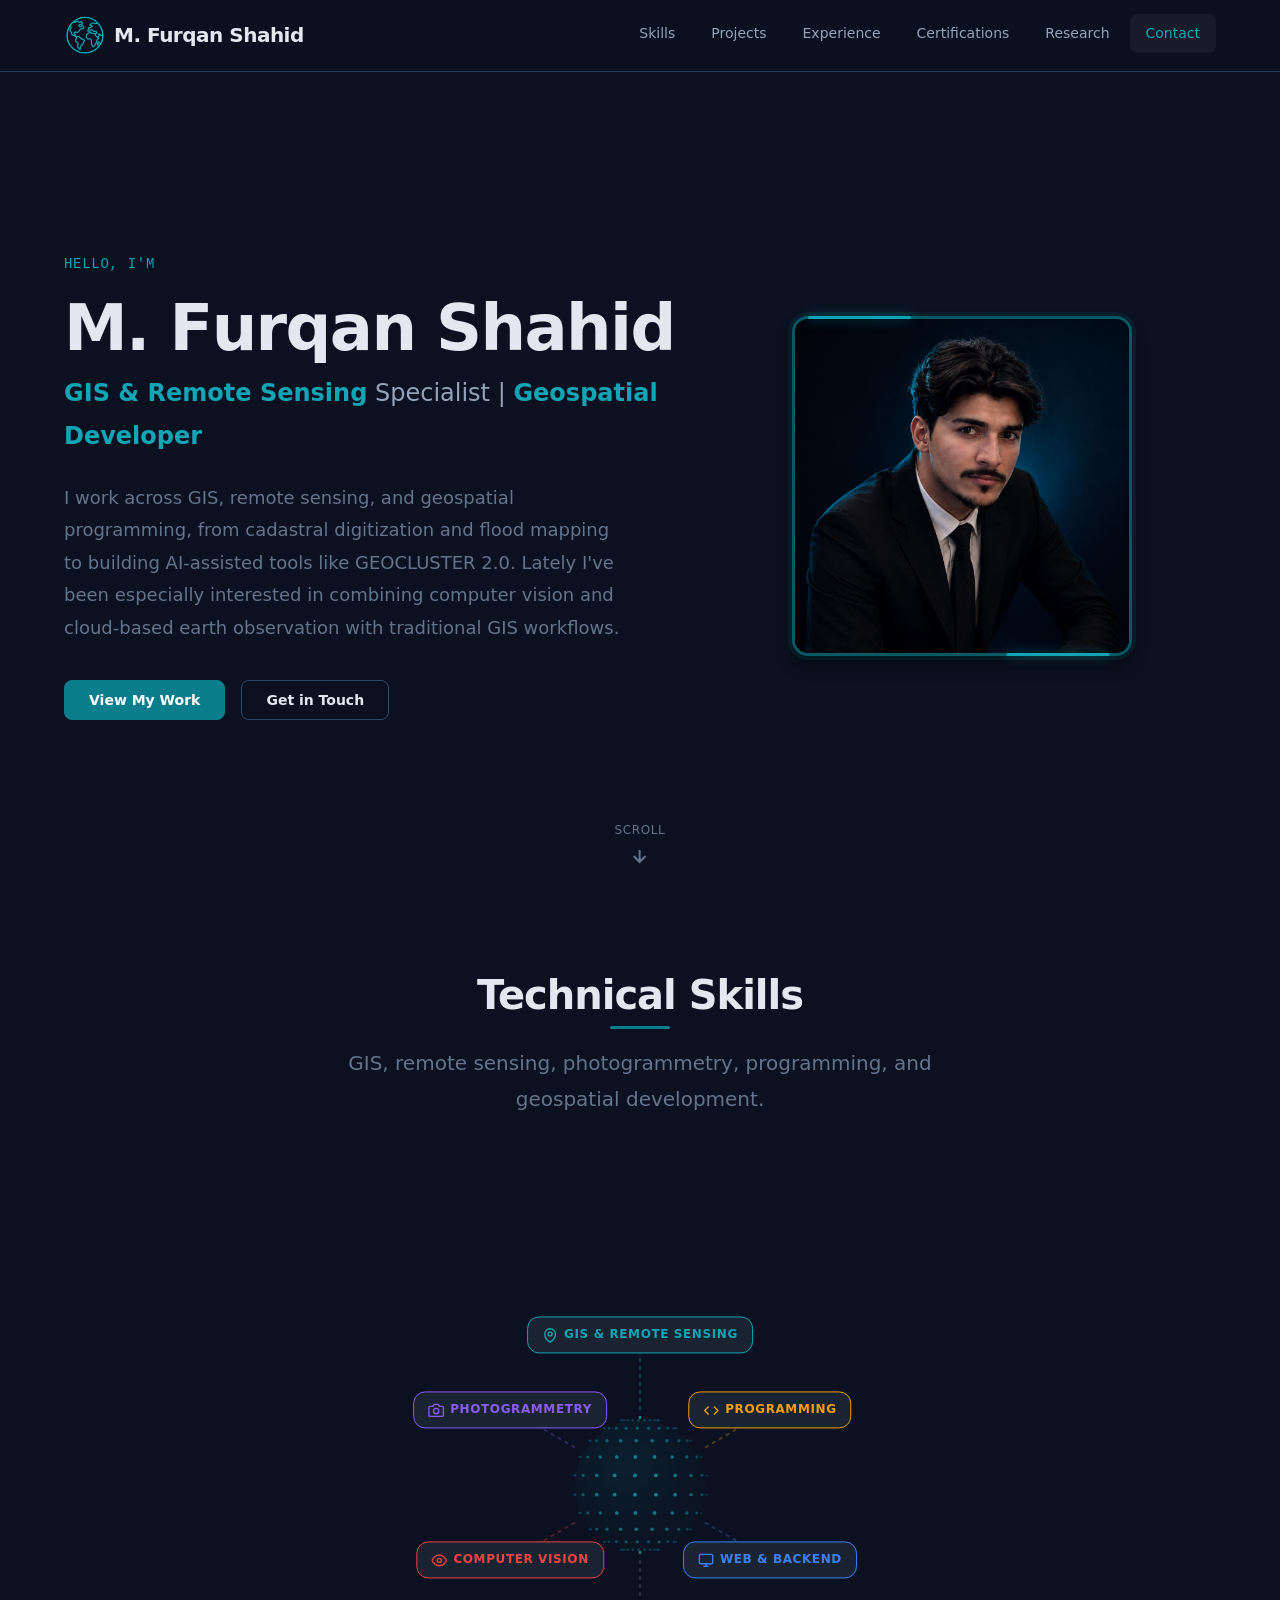
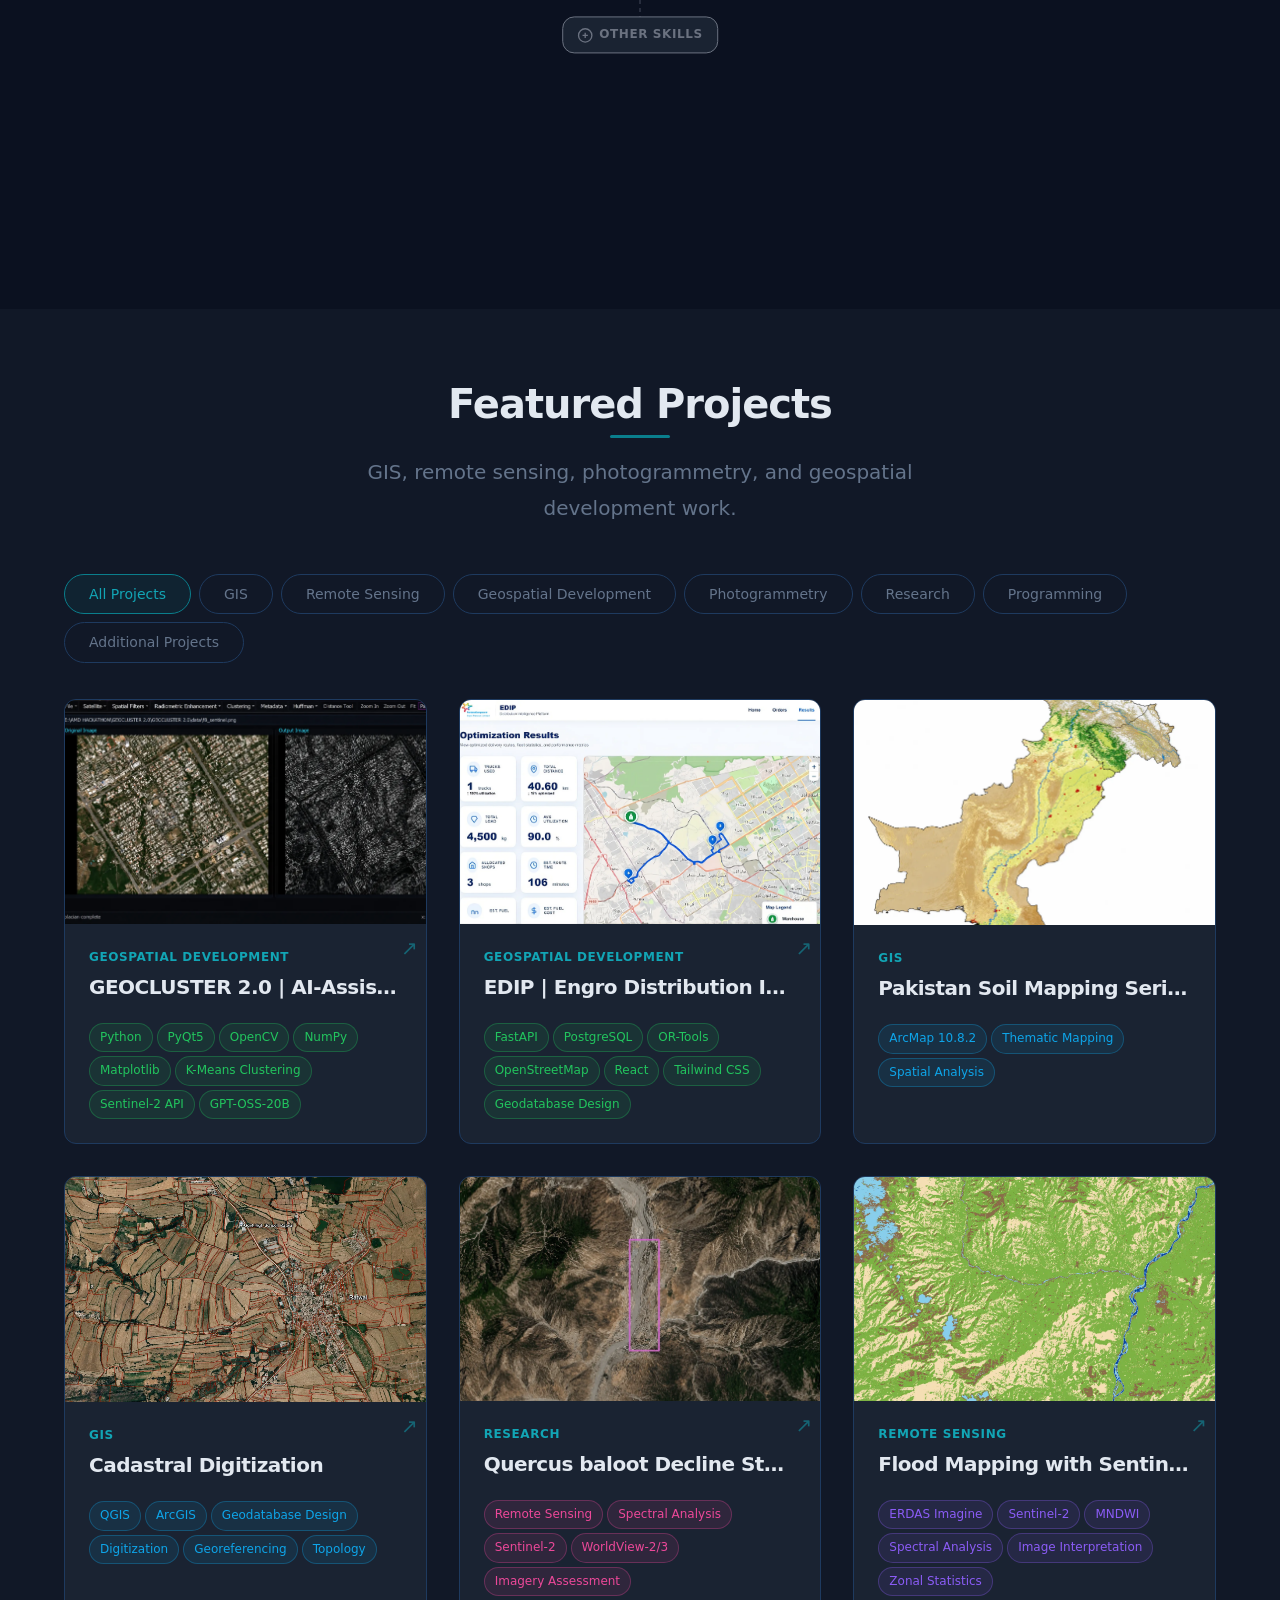
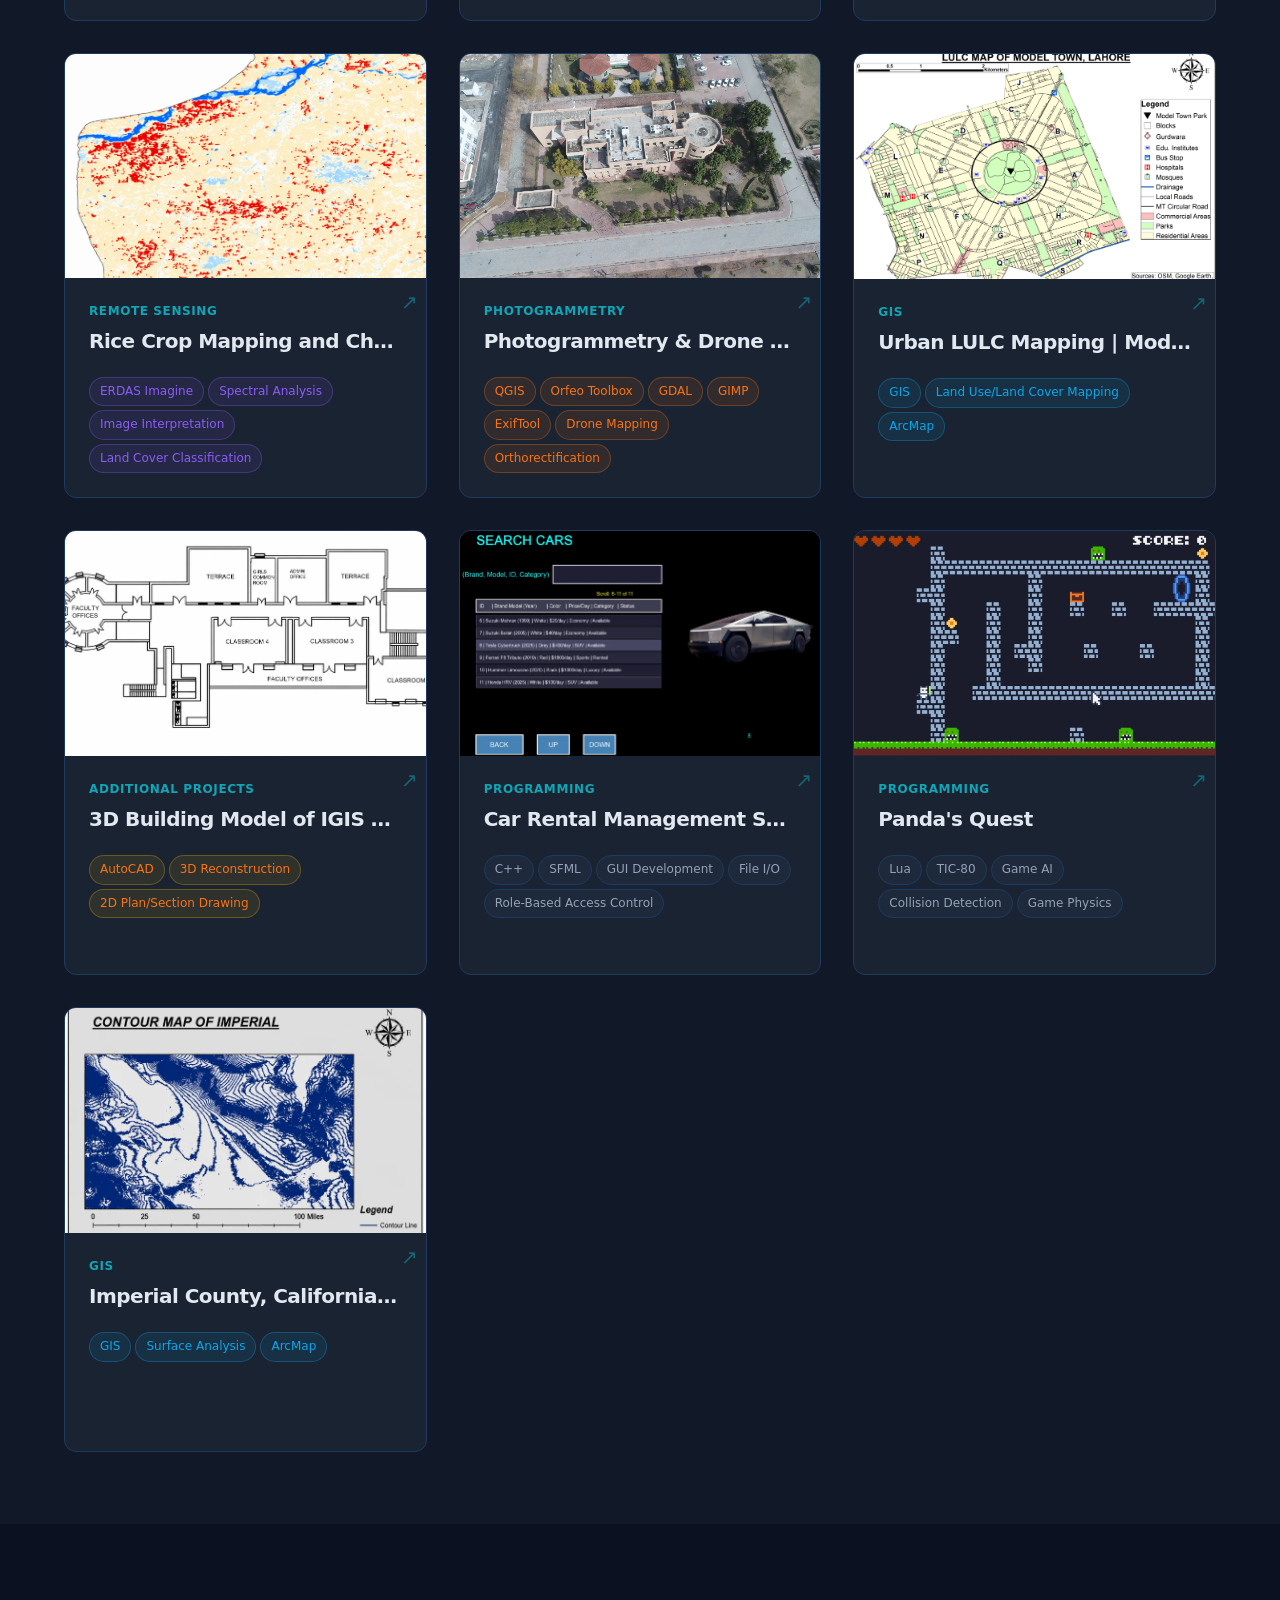
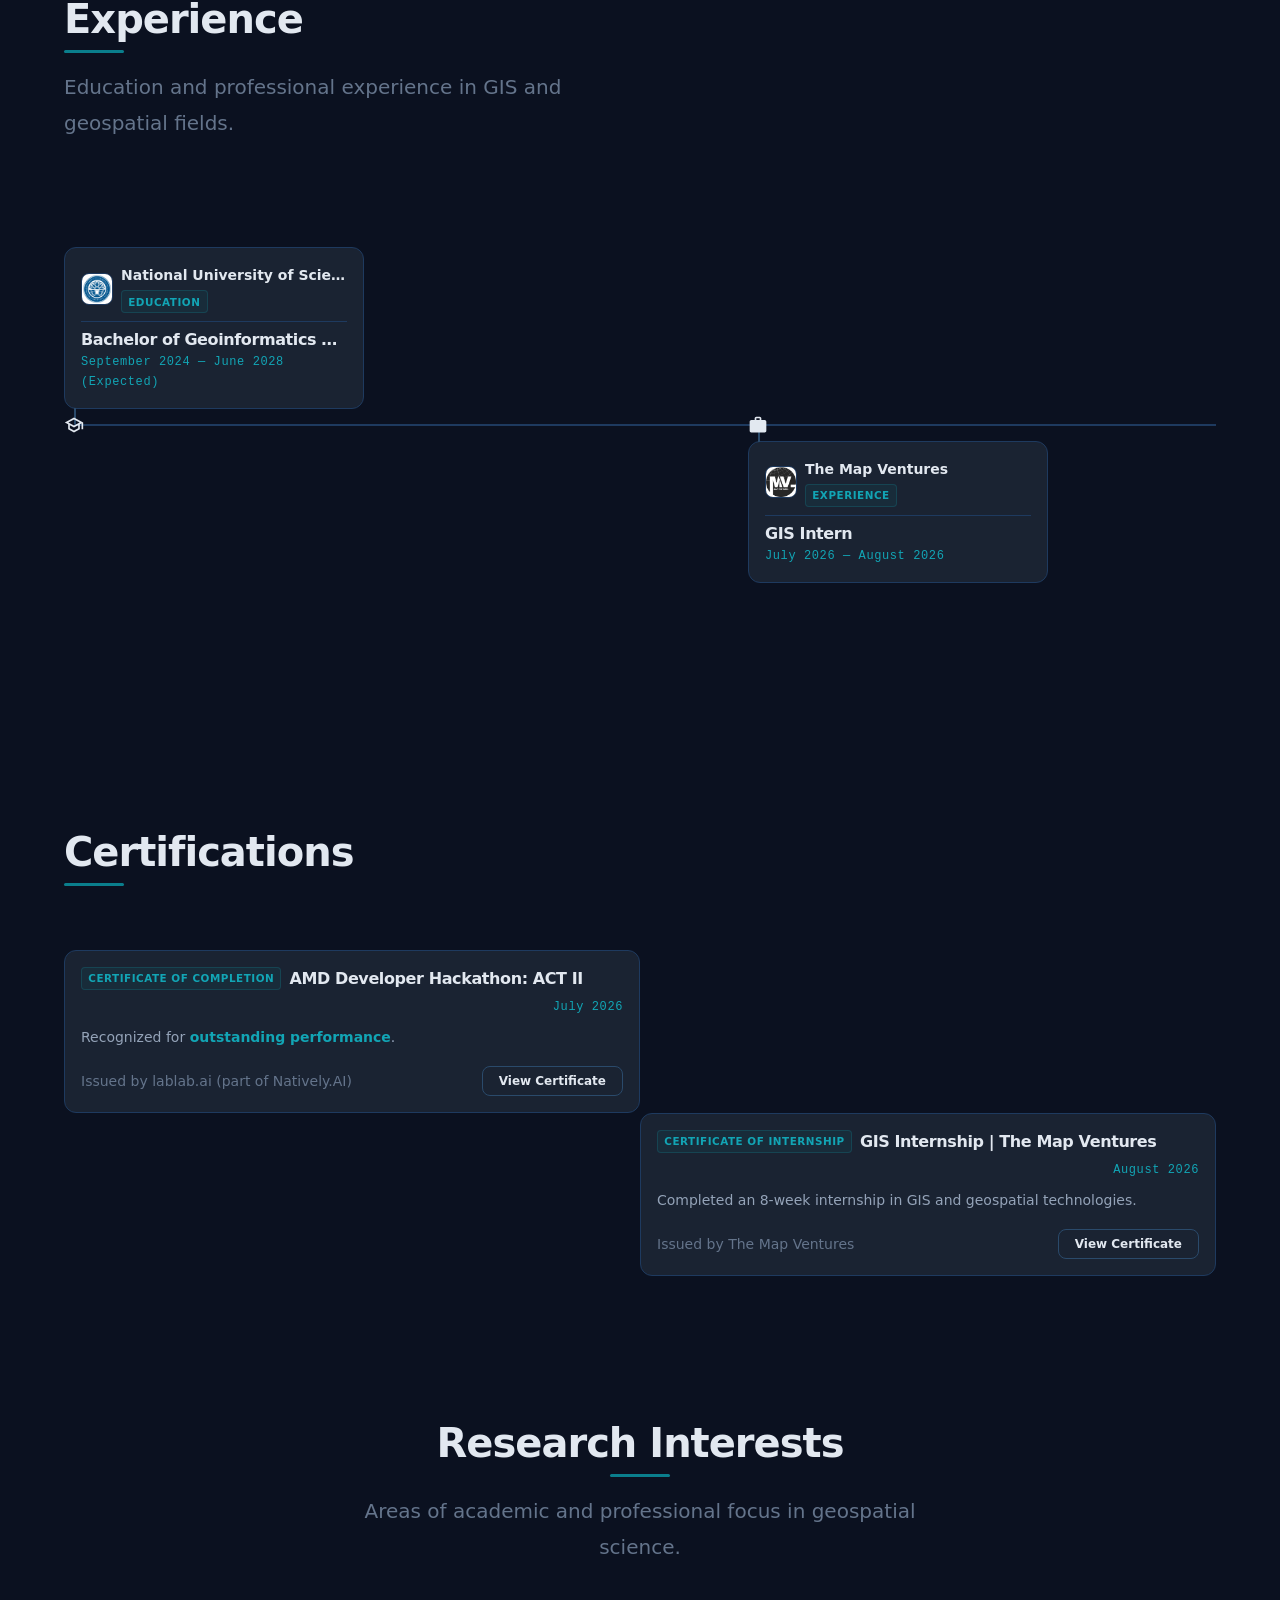
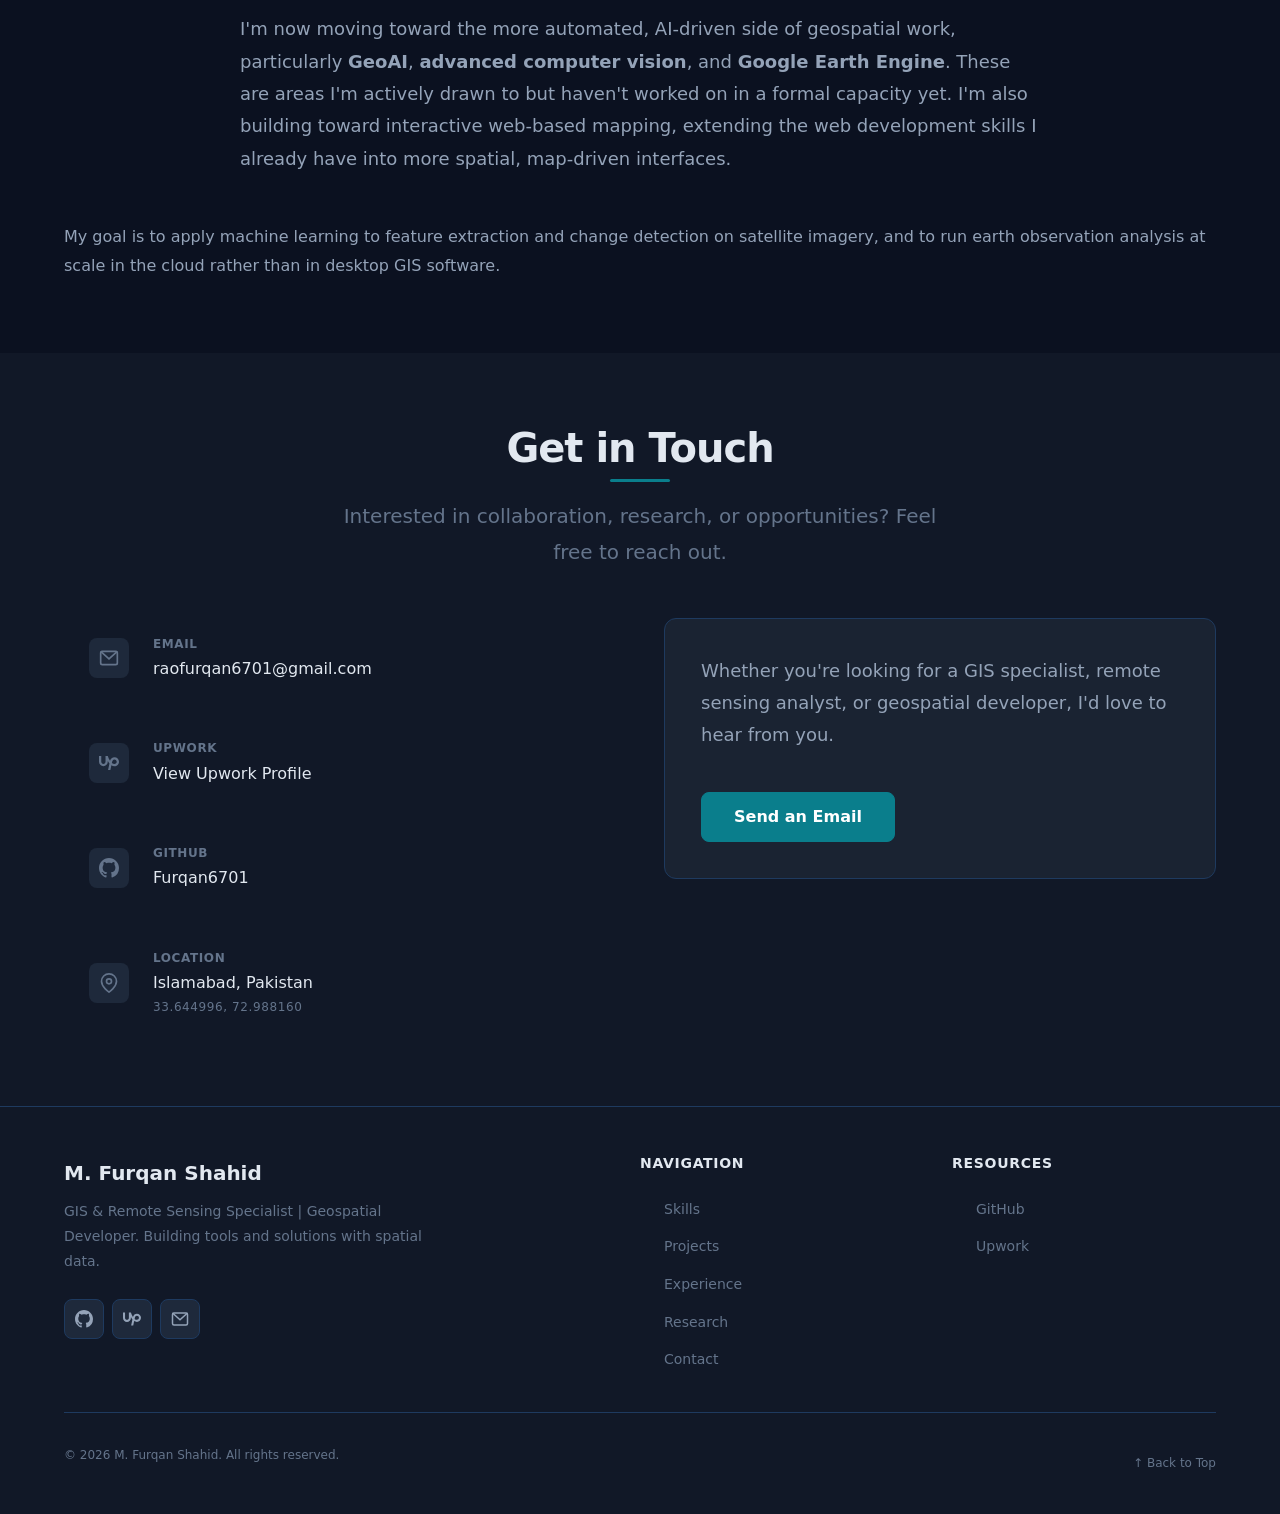
<file: index.html>
<!DOCTYPE html>
<html lang="en">
<head>
    <meta charset="UTF-8">
    <meta name="viewport" content="width=device-width, initial-scale=1.0">
    <meta http-equiv="Content-Security-Policy" content="default-src 'none'; script-src 'self'; style-src 'self' 'unsafe-inline'; img-src 'self' data:; font-src 'self'; connect-src 'self'; base-uri 'self'; form-action 'self'">
    <meta name="description" content="M. Furqan Shahid — GIS & Remote Sensing Specialist | Geospatial Developer. Portfolio showcasing geospatial projects, remote sensing research, and spatial programming.">
    <meta name="keywords" content="GIS, Remote Sensing, Geospatial, Developer, Portfolio, Satellite Imagery, Spatial Analysis, Python, JavaScript, QGIS, ArcGIS">
    <meta name="author" content="M. Furqan Shahid">

    <!-- Open Graph -->
    <meta property="og:title" content="M. Furqan Shahid — GIS & Remote Sensing Specialist">
    <meta property="og:description" content="Portfolio of a GIS & Remote Sensing Specialist and Geospatial Developer.">
    <meta property="og:type" content="website">
    <meta property="og:url" content="https://Furqan6701.github.io/">

    <title>M. Furqan Shahid | GIS & Remote Sensing Specialist</title>

    <!-- Favicon -->
    <link rel="icon" type="image/png" sizes="32x32" href="assets/images/icons/myicon.png">

    <!-- CSS: Foundation (order matters) -->
    <link rel="stylesheet" href="css/variables.css">
    <link rel="stylesheet" href="css/reset.css">
    <link rel="stylesheet" href="css/typography.css">
    <link rel="stylesheet" href="css/layout.css">
    <link rel="stylesheet" href="css/main.css">

    <!-- CSS: Components -->
    <link rel="stylesheet" href="css/components/navbar.css">
    <link rel="stylesheet" href="css/components/hero.css">
    <link rel="stylesheet" href="css/components/buttons.css">
    <link rel="stylesheet" href="css/components/cards.css">
    <link rel="stylesheet" href="css/components/sections.css">
    <link rel="stylesheet" href="css/components/skills.css">
    <link rel="stylesheet" href="css/components/popout.css">
    <link rel="stylesheet" href="css/components/projects.css">
    <link rel="stylesheet" href="css/components/experience.css">
    <link rel="stylesheet" href="css/components/certifications.css">
    <link rel="stylesheet" href="css/components/research.css">
    <link rel="stylesheet" href="css/components/contact.css">
    <link rel="stylesheet" href="css/components/footer.css">

    <!-- CSS: Responsive (last to override) -->
    <link rel="stylesheet" href="css/responsive.css">
</head>
<body>
    <!-- Navigation — injected by js/components/navbar.js -->
    <header id="navbar-container" role="banner"></header>

    <main id="main-content" role="main">
        <!-- Hero Section — injected by js/components/hero.js -->
        <div id="hero-container"></div>

        <!-- Skills Section — injected by js/components/skills.js -->
        <div id="skills-container"></div>

        <!-- Projects Section — injected by js/components/projects.js -->
        <div id="projects-container"></div>

        <!-- Experience Section — injected by js/components/experience.js -->
        <div id="experience-container"></div>

        <!-- Certifications Section — injected by js/components/certifications.js -->
        <div id="certifications-container"></div>

        <!-- Research Interests Section — injected by js/components/research.js -->
        <div id="research-container"></div>

        <!-- Contact Section — injected by js/components/contact.js -->
        <div id="contact-container"></div>
    </main>

    <!-- Footer — injected by js/components/footer.js -->
    <footer id="footer-container" role="contentinfo"></footer>

    <!-- JavaScript: Entry point (ES6 module) -->
    <script type="module" src="js/main.js"></script>
</body>
</html>
</file>
<file: css/variables.css>
/**
 * CSS Custom Properties (Design Tokens)
 *
 * Centralized configuration for colors, spacing, typography, breakpoints, etc.
 * All visual decisions flow through these variables.
 *
 * Modify this file to change the site's visual identity.
 */

:root {
    /* ── Color Palette ── */
    /* Primary: Deep teal — technical, professional, geospatial feel */
    --color-primary: #0a7e8c;
    --color-primary-light: #12a5b5;
    --color-primary-dark: #065a64;

    /* Secondary: Accent for highlights and interactive elements */
    --color-secondary: #2563eb;
    --color-secondary-light: #3b82f6;
    --color-secondary-dark: #1d4ed8;

    /* Neutral tones */
    --color-bg: #0b1120;
    --color-bg-alt: #111827;
    --color-bg-card: #1a2332;
    --color-bg-card-hover: #1f2b3d;

    --color-surface: #1e293b;
    --color-surface-alt: #253347;

    --color-text-primary: #e2e8f0;
    --color-text-secondary: #94a3b8;
    --color-text-muted: #64748b;

    /* Borders and dividers */
    --color-border: #1e3a5f;
    --color-border-light: #2a4a6b;

    /* Status / category colors */
    --color-success: #22c55e;
    --color-warning: #eab308;
    --color-error: #ef4444;

    /* Category accent colors for project filters */
    --color-gis: #0ea5e9;
    --color-remote-sensing: #8b5cf6;
    --color-photogrammetry: #f97316;
    --color-development: #22c55e;
    --color-research: #ec4899;

    /* ── Typography ── */
    --font-primary: 'Inter', 'Segoe UI', system-ui, -apple-system, sans-serif;
    --font-mono: 'JetBrains Mono', 'Fira Code', 'Consolas', monospace;

    --font-size-xs: 0.75rem;    /* 12px */
    --font-size-sm: 0.875rem;   /* 14px */
    --font-size-base: 1rem;     /* 16px */
    --font-size-md: 1.125rem;   /* 18px */
    --font-size-lg: 1.25rem;    /* 20px */
    --font-size-xl: 1.5rem;     /* 24px */
    --font-size-2xl: 2rem;      /* 32px */
    --font-size-3xl: 2.5rem;    /* 40px */
    --font-size-4xl: 3rem;      /* 48px */

    --font-weight-normal: 400;
    --font-weight-medium: 500;
    --font-weight-semibold: 600;
    --font-weight-bold: 700;

    --line-height-tight: 1.2;
    --line-height-normal: 1.6;
    --line-height-relaxed: 1.8;

    --letter-spacing-tight: -0.025em;
    --letter-spacing-normal: 0;
    --letter-spacing-wide: 0.05em;

    /* ── Spacing Scale ── */
    --space-xs: 0.25rem;    /* 4px */
    --space-sm: 0.5rem;     /* 8px */
    --space-md: 1rem;       /* 16px */
    --space-lg: 1.5rem;     /* 24px */
    --space-xl: 2rem;       /* 32px */
    --space-2xl: 2.25rem;   /* 36px */
    --space-3xl: 3rem;      /* 48px */
    --space-4xl: 4.5rem;    /* 72px */
    --space-5xl: 6rem;      /* 96px */

    /* ── Layout ── */
    --container-max-width: 1200px;
    --container-narrow: 800px;
    --container-wide: 1400px;

    --navbar-height: 72px;
    --section-padding: var(--space-4xl);

    /* ── Borders & Radius ── */
    --radius-sm: 4px;
    --radius-md: 8px;
    --radius-lg: 12px;
    --radius-xl: 16px;
    --radius-full: 9999px;

    /* ── Shadows ── */
    --shadow-sm: 0 1px 2px rgba(0, 0, 0, 0.3);
    --shadow-md: 0 4px 6px rgba(0, 0, 0, 0.3);
    --shadow-lg: 0 10px 15px rgba(0, 0, 0, 0.4);
    --shadow-xl: 0 20px 25px rgba(0, 0, 0, 0.5);
    --shadow-glow: 0 0 20px rgba(10, 126, 140, 0.15);

    /* ── Transitions ── */
    --transition-fast: 150ms ease;
    --transition-base: 250ms ease;
    --transition-slow: 400ms ease;

    /* ── Breakpoints (for reference — use in @media) ── */
    /* --breakpoint-sm: 640px;   */
    /* --breakpoint-md: 768px;   */
    /* --breakpoint-lg: 1024px;  */
    /* --breakpoint-xl: 1280px;  */
    /* --breakpoint-2xl: 1536px; */
}
</file>
<file: css/typography.css>
/**
 * Typography
 *
 * Base typographic styles using CSS custom properties from variables.css.
 * Sets defaults for body text, headings, links, code, and utility text classes.
 */

/* ── Body ── */
body {
    font-family: var(--font-primary);
    font-size: var(--font-size-base);
    font-weight: var(--font-weight-normal);
    color: var(--color-text-primary);
    background-color: var(--color-bg);
}

/* ── Headings ── */
h1, h2, h3, h4, h5, h6 {
    color: var(--color-text-primary);
    font-weight: var(--font-weight-bold);
    letter-spacing: var(--letter-spacing-tight);
}

h1 {
    font-size: var(--font-size-4xl);
    line-height: 1.1;
}

h2 {
    font-size: var(--font-size-3xl);
    line-height: 1.15;
}

h3 {
    font-size: var(--font-size-2xl);
    line-height: 1.2;
}

h4 {
    font-size: var(--font-size-xl);
    line-height: var(--line-height-tight);
}

h5 {
    font-size: var(--font-size-lg);
}

h6 {
    font-size: var(--font-size-md);
}

/* ── Paragraphs ── */
p {
    color: var(--color-text-secondary);
    line-height: var(--line-height-relaxed);
    margin-bottom: var(--space-md);
}

p:last-child {
    margin-bottom: 0;
}

/* ── Links ── */
a {
    transition: color var(--transition-fast);
}

a:hover {
    color: var(--color-primary-light);
}

/* ── Lists ── */
ul, ol {
    padding-left: var(--space-lg);
}

li {
    color: var(--color-text-secondary);
    line-height: var(--line-height-normal);
    margin-bottom: var(--space-xs);
}

/* ── Inline Code ── */
code {
    font-family: var(--font-mono);
    font-size: 0.9em;
    background: var(--color-surface);
    padding: 0.15em 0.4em;
    border-radius: var(--radius-sm);
    color: var(--color-primary-light);
}

/* ── Section Titles ── */
.section-title {
    font-size: var(--font-size-3xl);
    font-weight: var(--font-weight-bold);
    margin-bottom: var(--space-md);
    position: relative;
    display: inline-block;
}

.section-title::after {
    content: '';
    display: block;
    width: 60px;
    height: 3px;
    background: var(--color-primary);
    margin-top: var(--space-sm);
    border-radius: var(--radius-full);
}

.section-subtitle {
    font-size: var(--font-size-lg);
    color: var(--color-text-muted);
    font-weight: var(--font-weight-normal);
    margin-bottom: var(--space-3xl);
    max-width: 600px;
}

/* ── Utility Text Classes ── */
.text-muted {
    color: var(--color-text-muted);
}

.text-secondary {
    color: var(--color-text-secondary);
}

.text-primary {
    color: var(--color-primary-light);
}

.text-mono {
    font-family: var(--font-mono);
}

.text-sm {
    font-size: var(--font-size-sm);
}

.text-xs {
    font-size: var(--font-size-xs);
}

.text-lg {
    font-size: var(--font-size-lg);
}

.uppercase {
    text-transform: uppercase;
    letter-spacing: var(--letter-spacing-wide);
}

/* ── Animated Glow Text ── */
/* Slow, breathing glow on the teal accent. Soft text-shadow pulse —
   clearly visible on the dark card, but eased over 3.5s so it breathes
   rather than blinks. */
.text-glow {
    color: var(--color-primary-light);
    font-weight: var(--font-weight-semibold);
    animation: text-glow-pulse 3.5s ease-in-out infinite;
}

/* Glow colors: rgba values of --color-primary-light (#12a5b5) and
   --color-primary (#0a7e8c) from css/variables.css. */
@keyframes text-glow-pulse {
    0%, 100% {
        text-shadow: 0 0 6px rgba(18, 165, 181, 0.6);
    }
    50% {
        text-shadow:
            0 0 6px rgba(18, 165, 181, 1),
            0 0 16px rgba(10, 126, 140, 0.8);
    }
}

/* Disable the animation and keep a static teal glow for reduced-motion users */
@media (prefers-reduced-motion: reduce) {
    .text-glow {
        animation: none;
        text-shadow: 0 0 8px rgba(18, 165, 181, 0.9);
    }
}
</file>
<file: css/layout.css>
/**
 * Layout
 *
 * Core layout patterns: containers, section spacing, grid systems, and utility layouts.
 */

/* ── Container ── */
.container {
    width: 100%;
    max-width: var(--container-max-width);
    margin-left: auto;
    margin-right: auto;
    padding-left: var(--space-lg);
    padding-right: var(--space-lg);
}

.container--narrow {
    max-width: var(--container-narrow);
}

.container--wide {
    max-width: var(--container-wide);
}

/* ── Flex Utilities ── */
.flex {
    display: flex;
}

.flex-col {
    flex-direction: column;
}

.flex-wrap {
    flex-wrap: wrap;
}

.items-center {
    align-items: center;
}

.items-start {
    align-items: flex-start;
}

.justify-center {
    justify-content: center;
}

.justify-between {
    justify-content: space-between;
}

.gap-xs { gap: var(--space-xs); }
.gap-sm { gap: var(--space-sm); }
.gap-md { gap: var(--space-md); }
.gap-lg { gap: var(--space-lg); }
.gap-xl { gap: var(--space-xl); }
.gap-2xl { gap: var(--space-2xl); }

/* ── Grid Utilities ── */
.grid {
    display: grid;
}

.grid-2 {
    display: grid;
    grid-template-columns: repeat(2, 1fr);
}

.grid-3 {
    display: grid;
    grid-template-columns: repeat(3, 1fr);
}

.grid-4 {
    display: grid;
    grid-template-columns: repeat(4, 1fr);
}

/* ── Spacing Utilities ── */
.mx-auto {
    margin-left: auto;
    margin-right: auto;
}

.mt-sm { margin-top: var(--space-sm); }
.mt-md { margin-top: var(--space-md); }
.mt-lg { margin-top: var(--space-lg); }
.mt-xl { margin-top: var(--space-xl); }
.mt-2xl { margin-top: var(--space-2xl); }

.mb-sm { margin-bottom: var(--space-sm); }
.mb-md { margin-bottom: var(--space-md); }
.mb-lg { margin-bottom: var(--space-lg); }
.mb-xl { margin-bottom: var(--space-xl); }
.mb-2xl { margin-bottom: var(--space-2xl); }

/* ── Visually Hidden (Accessibility) ── */
.sr-only {
    position: absolute;
    width: 1px;
    height: 1px;
    padding: 0;
    margin: -1px;
    overflow: hidden;
    clip: rect(0, 0, 0, 0);
    white-space: nowrap;
    border-width: 0;
}

/* ── Skip Link ── */
.skip-link {
    position: absolute;
    top: -100%;
    left: var(--space-md);
    z-index: 10000;
    padding: var(--space-sm) var(--space-md);
    background: var(--color-primary);
    color: #fff;
    border-radius: var(--radius-md);
    font-weight: var(--font-weight-semibold);
    transition: top var(--transition-fast);
}

.skip-link:focus {
    top: var(--space-md);
}
</file>
<file: css/main.css>
/**
 * Main Styles
 *
 * Global styles that don't belong to a specific component.
 * Body background, scrollbar, selection, and shared element defaults.
 */

/* ── Body ── */
body {
    background-color: var(--color-bg);
    overflow-x: hidden;
    cursor: url('../assets/images/icons/cursor-crosshair.svg') 16 16, auto;
}

/* Active crosshair (with center dot) for clickable elements */
a:hover, a:focus,
button:hover, button:focus,
[role='button']:hover, [role='button']:focus,
.navbar__link:hover, .navbar__link:focus,
.navbar__toggle:hover, .navbar__toggle:focus,
.btn:hover, .btn:focus,
.project-card:hover, .project-card:focus,
.skills__chip:hover, .skills__chip:focus,
.skills__cat:hover, .skills__cat:focus,
.timeline__card:hover, .timeline__card:focus,
.popout__close:hover, .popout__close:focus {
    cursor: url('../assets/images/icons/cursor-crosshair-active.svg') 16 16, pointer;
}

/* ── Selection ── */
::selection {
    background: var(--color-primary);
    color: #ffffff;
}

/* ── Scrollbar (Webkit) ── */
::-webkit-scrollbar {
    width: 8px;
}

::-webkit-scrollbar-track {
    background: var(--color-bg-alt);
}

::-webkit-scrollbar-thumb {
    background: var(--color-surface-alt);
    border-radius: var(--radius-full);
}

::-webkit-scrollbar-thumb:hover {
    background: var(--color-primary-dark);
}

/* ── Horizontal Rules ── */
hr {
    border: none;
    border-top: 1px solid var(--color-border);
    margin: var(--space-xl) 0;
}

/* ── Focus Visible ── */
:focus-visible {
    outline: 2px solid var(--color-primary-light);
    outline-offset: 2px;
}

/* ── Loading State ── */
.loading-placeholder {
    min-height: 200px;
    display: flex;
    align-items: center;
    justify-content: center;
    color: var(--color-text-muted);
    font-size: var(--font-size-sm);
}
</file>
<file: css/components/navbar.css>
/**
 * Navbar Component
 *
 * Fixed navigation bar with logo, nav links, and mobile hamburger menu.
 */

.navbar {
    position: fixed;
    top: 0;
    left: 0;
    right: 0;
    z-index: 1000;
    height: var(--navbar-height);
    display: flex;
    align-items: center;
    background: rgba(11, 17, 32, 0.85);
    backdrop-filter: blur(12px);
    -webkit-backdrop-filter: blur(12px);
    border-bottom: 1px solid var(--color-border);
    transition: background var(--transition-base);
}

.navbar.scrolled {
    background: rgba(11, 17, 32, 0.95);
    box-shadow: var(--shadow-md);
}

.navbar__inner {
    display: flex;
    align-items: center;
    justify-content: space-between;
    width: 100%;
    max-width: var(--container-max-width);
    margin: 0 auto;
    padding: 0 var(--space-lg);
}

/* ── Logo ── */
.navbar__logo {
    font-size: var(--font-size-lg);
    font-weight: var(--font-weight-bold);
    color: var(--color-text-primary);
    letter-spacing: var(--letter-spacing-tight);
    display: flex;
    align-items: center;
    gap: var(--space-sm);
}

.navbar__logo svg,
.navbar__logo .navbar__icon {
    width: 42px;
    height: 42px;
    flex-shrink: 0;
}

.navbar__logo svg {
    stroke: var(--color-primary-light);
    fill: none;
}

/* ── Nav Links ── */
.navbar__links {
    display: flex;
    align-items: center;
    gap: var(--space-xs);
    list-style: none;
}

.navbar__link {
    display: inline-flex;
    align-items: center;
    padding: var(--space-sm) var(--space-md);
    font-size: var(--font-size-sm);
    font-weight: var(--font-weight-medium);
    color: var(--color-text-secondary);
    border-radius: var(--radius-md);
    transition: color var(--transition-fast), background var(--transition-fast);
}

.navbar__link:hover,
.navbar__link.active {
    color: var(--color-text-primary);
    background: rgba(255, 255, 255, 0.05);
}

.navbar__link.active {
    color: var(--color-primary-light);
}

/* ── Mobile Toggle ── */
.navbar__toggle {
    display: none;
    flex-direction: column;
    justify-content: center;
    gap: 5px;
    width: 32px;
    height: 32px;
    padding: 4px;
    cursor: pointer;
}

.navbar__toggle span {
    display: block;
    width: 100%;
    height: 2px;
    background: var(--color-text-primary);
    border-radius: var(--radius-full);
    transition: transform var(--transition-base), opacity var(--transition-base);
}

/* Open state — X icon */
.navbar__toggle.open span:nth-child(1) {
    transform: translateY(7px) rotate(45deg);
}

.navbar__toggle.open span:nth-child(2) {
    opacity: 0;
}

.navbar__toggle.open span:nth-child(3) {
    transform: translateY(-7px) rotate(-45deg);
}

/* ── Mobile Menu ── */
.navbar__menu {
    display: none;
}
</file>
<file: css/components/hero.css>
/**
 * Hero Component
 *
 * Full-viewport hero section with name, professional title,
 * short introduction, and CTA buttons.
 */

.hero {
    min-height: 100vh;
    display: flex;
    align-items: center;
    padding-top: var(--navbar-height);
    position: relative;
    overflow: hidden;
}

.hero__inner {
    display: flex;
    align-items: center;
    gap: var(--space-3xl);
    width: 100%;
}

/* ── Text Content ── */
.hero__content {
    flex: 1;
    max-width: 680px;
}

.hero__greeting {
    font-family: var(--font-mono);
    font-size: var(--font-size-sm);
    color: var(--color-primary-light);
    letter-spacing: var(--letter-spacing-wide);
    text-transform: uppercase;
    margin-bottom: var(--space-md);
}

.hero__name {
    font-size: clamp(2.5rem, 5vw, 4rem);
    font-weight: var(--font-weight-bold);
    color: var(--color-text-primary);
    margin-bottom: var(--space-sm);
    line-height: 1.1;
}

.hero__title {
    font-size: clamp(1.1rem, 2.5vw, 1.5rem);
    color: var(--color-text-secondary);
    font-weight: var(--font-weight-normal);
    margin-bottom: var(--space-lg);
}

.hero__title .highlight {
    color: var(--color-primary-light);
    font-weight: var(--font-weight-semibold);
}

.hero__description {
    font-size: var(--font-size-md);
    color: var(--color-text-muted);
    line-height: var(--line-height-relaxed);
    max-width: 560px;
    margin-bottom: var(--space-2xl);
}

/* ── CTA Buttons ── */
.hero__actions {
    display: flex;
    gap: var(--space-md);
    flex-wrap: wrap;
}

.hero__actions .btn:hover {
    transform: scale(1.04);
}

/* ── Profile Image ── */
.hero__image-wrap {
    flex: 0 0 auto;
    width: 340px;
    height: 340px;
    position: relative;
}

/* SVG beam overlay */
.hero__glow-svg {
    position: absolute;
    inset: 0;
    width: 100%;
    height: 100%;
    z-index: 2;
    pointer-events: none;
    filter: drop-shadow(0 0 6px rgba(16, 165, 181, 0.6));
    animation: beam-chase 3.5s linear infinite;
}

@keyframes beam-chase {
    to { stroke-dashoffset: -1333; }
}

.hero__image {
    width: 340px;
    height: 340px;
    border-radius: var(--radius-xl);
    overflow: hidden;
    border: 3px solid var(--color-primary-dark);
    box-shadow: 0 0 0 4px rgba(10, 126, 140, 0.12), var(--shadow-lg);
    position: relative;
    z-index: 1;
}

.hero__image img {
    width: 100%;
    height: 100%;
    object-fit: cover;
    display: block;
}

/* ── Scroll Indicator ── */
.hero__scroll {
    position: absolute;
    bottom: var(--space-2xl);
    left: 50%;
    transform: translateX(-50%);
    display: flex;
    flex-direction: column;
    align-items: center;
    gap: var(--space-sm);
    color: var(--color-text-muted);
    font-size: var(--font-size-xs);
    text-transform: uppercase;
    letter-spacing: var(--letter-spacing-wide);
}

/* ── Letter-by-letter glow on name ── */
.hero__name .hero__letter {
    display: inline-block;
    transition: color 0.25s ease, text-shadow 0.25s ease;
    will-change: color, text-shadow;
}

.hero__name .hero__letter--glow {
    color: var(--color-primary-light);
    text-shadow: 0 0 12px rgba(10, 126, 140, 0.5), 0 0 24px rgba(10, 126, 140, 0.2);
}
</file>
<file: css/components/buttons.css>
/**
 * Buttons Component
 *
 * Reusable button styles: primary, secondary, outline, ghost, and icon variants.
 */

/* ── Base Button ── */
.btn {
    display: inline-flex;
    align-items: center;
    justify-content: center;
    gap: var(--space-sm);
    padding: 0.75rem 1.5rem;
    font-size: var(--font-size-sm);
    font-weight: var(--font-weight-semibold);
    line-height: 1;
    border-radius: var(--radius-md);
    border: 1px solid transparent;
    cursor: pointer;
    transition: all var(--transition-fast);
    white-space: nowrap;
    text-decoration: none;
}

.btn:active {
    transform: scale(0.97);
}

/* ── Primary ── */
.btn--primary {
    background: var(--color-primary);
    color: #ffffff;
    border-color: var(--color-primary);
}

.btn--primary:hover {
    background: var(--color-primary-light);
    border-color: var(--color-primary-light);
    color: #ffffff;
    box-shadow: var(--shadow-glow);
}

/* ── Secondary ── */
.btn--secondary {
    background: var(--color-secondary);
    color: #ffffff;
    border-color: var(--color-secondary);
}

.btn--secondary:hover {
    background: var(--color-secondary-light);
    border-color: var(--color-secondary-light);
    color: #ffffff;
}

/* ── Outline ── */
.btn--outline {
    background: transparent;
    color: var(--color-text-primary);
    border-color: var(--color-border-light);
}

.btn--outline:hover {
    background: rgba(255, 255, 255, 0.05);
    border-color: var(--color-primary-light);
    color: var(--color-primary-light);
}

/* ── Ghost ── */
.btn--ghost {
    background: transparent;
    color: var(--color-text-secondary);
    border-color: transparent;
}

.btn--ghost:hover {
    background: rgba(255, 255, 255, 0.05);
    color: var(--color-text-primary);
}

/* ── Sizes ── */
.btn--sm {
    padding: 0.5rem 1rem;
    font-size: var(--font-size-xs);
}

.btn--lg {
    padding: 1rem 2rem;
    font-size: var(--font-size-base);
}

/* ── Icon-only Button ── */
.btn--icon {
    padding: 0.5rem;
    width: 40px;
    height: 40px;
}

.btn--icon svg {
    width: 20px;
    height: 20px;
}
</file>
<file: css/components/cards.css>
/**
 * Cards Component
 *
 * Reusable card container with hover effects.
 * Used across projects, skills, experience, and education sections.
 */

/* ── Base Card ── */
.card {
    background: var(--color-bg-card);
    border: 1px solid var(--color-border);
    border-radius: var(--radius-lg);
    padding: var(--space-xl);
    transition: all var(--transition-base);
}

.card:hover {
    background: var(--color-bg-card-hover);
    border-color: var(--color-border-light);
    box-shadow: var(--shadow-lg);
    transform: translateY(-2px);
}

/* ── Compact Card ── */
.card--compact {
    padding: var(--space-md);
}

/* ── Card with Image ── */
.card--with-image {
    padding: 0;
    overflow: hidden;
}

.card__image {
    width: 100%;
    aspect-ratio: 16 / 10;
    overflow: hidden;
    background: var(--color-surface);
}

.card__image img {
    width: 100%;
    height: 100%;
    object-fit: cover;
    transition: transform var(--transition-slow);
}

.card--with-image:hover .card__image img {
    transform: scale(1.03);
}

.card__body {
    padding: var(--space-xl);
}

/* ── Card Header ── */
.card__header {
    margin-bottom: var(--space-md);
}

.card__title {
    font-size: var(--font-size-lg);
    font-weight: var(--font-weight-semibold);
    color: var(--color-text-primary);
    margin-bottom: var(--space-xs);
}

.card__subtitle {
    font-size: var(--font-size-sm);
    color: var(--color-text-muted);
}

/* ── Card Content ── */
.card__content {
    color: var(--color-text-secondary);
    font-size: var(--font-size-sm);
    line-height: var(--line-height-relaxed);
}

/* ── Card Tags ── */
.card__tags {
    display: flex;
    flex-wrap: wrap;
    gap: var(--space-xs);
    margin-top: var(--space-md);
}

/* ── Card Footer ── */
.card__footer {
    display: flex;
    align-items: center;
    gap: var(--space-sm);
    margin-top: var(--space-lg);
    padding-top: var(--space-md);
    border-top: 1px solid var(--color-border);
}

/* ── Tag / Chip ── */
.tag {
    display: inline-flex;
    align-items: center;
    padding: 0.25rem 0.625rem;
    font-size: var(--font-size-xs);
    font-weight: var(--font-weight-medium);
    color: var(--color-text-secondary);
    background: var(--color-surface);
    border-radius: var(--radius-full);
    border: 1px solid var(--color-border);
    white-space: nowrap;
}

.tag--primary {
    color: var(--color-primary-light);
    background: rgba(10, 126, 140, 0.1);
    border-color: rgba(10, 126, 140, 0.3);
}

.tag--secondary {
    color: var(--color-secondary-light);
    background: rgba(37, 99, 235, 0.1);
    border-color: rgba(37, 99, 235, 0.3);
}

/* Category-specific tag colors */
.tag--gis {
    color: var(--color-gis);
    background: rgba(14, 165, 233, 0.1);
    border-color: rgba(14, 165, 233, 0.3);
}

.tag--remote-sensing {
    color: var(--color-remote-sensing);
    background: rgba(139, 92, 246, 0.1);
    border-color: rgba(139, 92, 246, 0.3);
}

.tag--photogrammetry {
    color: var(--color-photogrammetry);
    background: rgba(249, 115, 22, 0.1);
    border-color: rgba(249, 115, 22, 0.3);
}

.tag--development {
    color: var(--color-development);
    background: rgba(34, 197, 94, 0.1);
    border-color: rgba(34, 197, 94, 0.3);
}

.tag--research {
    color: var(--color-research);
    background: rgba(236, 72, 153, 0.1);
    border-color: rgba(236, 72, 153, 0.3);
}

.tag--additional {
    color: var(--color-photogrammetry);
    background: rgba(234, 179, 8, 0.1);
    border-color: rgba(234, 179, 8, 0.3);
}
</file>
<file: css/components/sections.css>
/**
 * Sections Component
 *
 * Generic section layout patterns: alternating backgrounds,
 * section dividers, and shared section structure.
 */

/* ── Section Container ── */
.section {
    padding-top: var(--section-padding);
    padding-bottom: var(--section-padding);
}

/* ── Alternating Background ── */
.section--alt {
    background: var(--color-bg-alt);
}

.section--surface {
    background: var(--color-surface);
}

/* ── Section Header ── */
.section__header {
    margin-bottom: var(--space-3xl);
}

.section__header--center {
    text-align: center;
}

.section__header--center .section-title::after {
    margin-left: auto;
    margin-right: auto;
}

.section__header--center .section-subtitle {
    margin-left: auto;
    margin-right: auto;
}

/* ── Section Content Grid ── */
.section__content {
    display: grid;
    gap: var(--space-xl);
}

.section__content--2col {
    grid-template-columns: repeat(2, 1fr);
}

.section__content--3col {
    grid-template-columns: repeat(3, 1fr);
}

.section__content--4col {
    grid-template-columns: repeat(4, 1fr);
}

/* ── Section Divider ── */
.section-divider {
    width: 100%;
    height: 1px;
    background: linear-gradient(
        90deg,
        transparent,
        var(--color-border-light),
        transparent
    );
}
</file>
<file: css/components/skills.css>
/**
 * Skills Component — Radial Hub-and-Spoke Diagram
 *
 * All categories and skills always visible.
 * SVG lines + HTML node overlays.
 * Skill chip clicks open a compact popover showing related projects.
 */

/* ══════════════════════════════════════════════
   Diagram Container
   ══════════════════════════════════════════════ */

.skills__diagram-wrap {
    display: flex;
    justify-content: center;
    margin-bottom: var(--space-xl);
}

.skills__diagram {
    position: relative;
    width: 780px;
    height: 640px;
    flex-shrink: 0;
}

/* ══════════════════════════════════════════════
   SVG Lines Layer
   ══════════════════════════════════════════════ */

.skills__lines {
    position: absolute;
    inset: 0;
    width: 100%;
    height: 100%;
    pointer-events: none;
    z-index: 0;
}

.skills__line--center {
    fill: none;
    stroke-width: 2;
    stroke-dasharray: 4 4;
    opacity: 0.3;
}

.skills__branch-line {
    fill: none;
    stroke-width: 1.5;
    stroke-dasharray: 4 4;
    opacity: 0;
    transition: opacity 0.2s ease;
}

.skills__branch-line--visible {
    opacity: 0.45;
}

/* ══════════════════════════════════════════════
   Dropdown (hidden on desktop, used only on mobile)
   ══════════════════════════════════════════════ */

.skills__dropdown {
    display: none;
}

/* ══════════════════════════════════════════════
   Mobile (≤768px) — dropdown replaces fan-out
   ══════════════════════════════════════════════ */

@media (max-width: 768px) {
    /* Hide desktop fan-out entirely */
    .skills__branch-line,
    .skills__node { display: none; }

    /* Dropdown panel */
    .skills__dropdown {
        position: absolute;
        transform: translateX(-50%);
        z-index: 5;
        display: none; /* hidden by default, toggled open via JS */
        flex-wrap: wrap;
        gap: 6px;
        justify-content: center;
        padding: var(--space-sm);
        background: var(--color-bg-card);
        border: 1px solid var(--color-border);
        border-radius: var(--radius-lg);
        box-shadow: var(--shadow-lg);
        max-width: 300px;
        width: max-content;
    }

    .skills__dropdown--open {
        display: flex;
    }

    /* Category node — hide text label on mobile to save space */
    .skills__cat-label {
        display: none;
    }

    .skills__cat {
        padding: 6px 10px;
    }
}

/* ══════════════════════════════════════════════
   Center Node
   ══════════════════════════════════════════════ */

.skills__center {
    position: absolute;
    transform: translate(-50%, -50%);
    z-index: 3;
    display: flex;
    align-items: center;
    justify-content: center;
    width: 150px;
    height: 150px;
    border-radius: var(--radius-full);
    background: transparent;
    text-align: center;
}

.skills__center-title {
    font-size: var(--font-size-sm);
    font-weight: var(--font-weight-bold);
    color: var(--color-primary-light);
    line-height: 1.3;
}

/* ── Globe ── */

.skills__globe {
    width: 100%;
    height: 100%;
}

/* ══════════════════════════════════════════════
   Category Nodes
   ══════════════════════════════════════════════ */

.skills__cat {
    position: absolute;
    transform: translate(-50%, -50%);
    z-index: 2;
    display: flex;
    align-items: center;
    gap: 6px;
    padding: 8px 14px;
    border-radius: var(--radius-lg);
    background: var(--color-bg-card);
    border: 1.5px solid var(--color-border);
    cursor: pointer;
    transition: all var(--transition-fast);
    white-space: nowrap;
    user-select: none;
    -webkit-tap-highlight-color: transparent;
}

.skills__cat:hover {
    transform: translate(-50%, -50%) scale(1.04);
}

.skills__cat--active {
    box-shadow: 0 0 12px rgba(10, 126, 140, 0.25);
}

.skills__cat:hover {
    box-shadow: var(--shadow-md);
}

.skills__cat-icon {
    width: 16px;
    height: 16px;
    flex-shrink: 0;
}

.skills__cat-icon svg {
    width: 100%;
    height: 100%;
}

.skills__cat-label {
    font-size: var(--font-size-xs);
    font-weight: var(--font-weight-semibold);
    text-transform: uppercase;
    letter-spacing: var(--letter-spacing-wide);
    color: var(--color-text-muted);
}

/* Category accent colors */
.skills__cat[data-domain="gis-remote-sensing"] { border-color: #10a5b5; }
.skills__cat[data-domain="gis-remote-sensing"] .skills__cat-icon { color: #10a5b5; }
.skills__cat[data-domain="gis-remote-sensing"] .skills__cat-label { color: #10a5b5; }
.skills__cat[data-domain="gis-remote-sensing"]:hover { box-shadow: 0 0 14px rgba(16, 165, 181, 0.4); }

.skills__cat[data-domain="photogrammetry"] { border-color: #8b5cf6; }
.skills__cat[data-domain="photogrammetry"] .skills__cat-icon { color: #8b5cf6; }
.skills__cat[data-domain="photogrammetry"] .skills__cat-label { color: #8b5cf6; }
.skills__cat[data-domain="photogrammetry"]:hover { box-shadow: 0 0 14px rgba(139, 92, 246, 0.4); }

.skills__cat[data-domain="programming"] { border-color: #f59e0b; }
.skills__cat[data-domain="programming"] .skills__cat-icon { color: #f59e0b; }
.skills__cat[data-domain="programming"] .skills__cat-label { color: #f59e0b; }
.skills__cat[data-domain="programming"]:hover { box-shadow: 0 0 14px rgba(245, 158, 11, 0.4); }

.skills__cat[data-domain="computer-vision"] { border-color: #ef4444; }
.skills__cat[data-domain="computer-vision"] .skills__cat-icon { color: #ef4444; }
.skills__cat[data-domain="computer-vision"] .skills__cat-label { color: #ef4444; }
.skills__cat[data-domain="computer-vision"]:hover { box-shadow: 0 0 14px rgba(239, 68, 68, 0.4); }

.skills__cat[data-domain="web-backend"] { border-color: #3b82f6; }
.skills__cat[data-domain="web-backend"] .skills__cat-icon { color: #3b82f6; }
.skills__cat[data-domain="web-backend"] .skills__cat-label { color: #3b82f6; }
.skills__cat[data-domain="web-backend"]:hover { box-shadow: 0 0 14px rgba(59, 130, 246, 0.4); }

.skills__cat[data-domain="other-skills"] { border-color: #6b7280; }
.skills__cat[data-domain="other-skills"] .skills__cat-icon { color: #6b7280; }
.skills__cat[data-domain="other-skills"] .skills__cat-label { color: #6b7280; }
.skills__cat[data-domain="other-skills"]:hover { box-shadow: 0 0 14px rgba(107, 114, 128, 0.4); }

/* Icon wiggle on category hover */
@keyframes icon-wiggle {
    0%, 100% { transform: rotate(0deg); }
    25% { transform: rotate(-16deg); }
    75% { transform: rotate(16deg); }
}

.skills__cat:hover .skills__cat-icon {
    animation: icon-wiggle 0.5s ease-in-out infinite;
}

.skills__cat:not(:hover) .skills__cat-icon {
    animation: none;
    transform: rotate(0deg);
}

/* ══════════════════════════════════════════════
   Skill Nodes
   ══════════════════════════════════════════════ */

.skills__node {
    position: absolute;
    transform: translate(-50%, -50%) scale(0.85);
    z-index: 1;
    opacity: 0;
    pointer-events: none;
    transition: opacity 0.25s ease, transform 0.25s ease;
}

.skills__node--visible {
    opacity: 1;
    transform: translate(-50%, -50%) scale(1);
    pointer-events: auto;
}

.skills__chip {
    display: inline-flex;
    align-items: center;
    padding: 4px 10px;
    font-size: 0.7rem;
    font-weight: var(--font-weight-medium);
    font-family: var(--font-primary);
    color: var(--color-text-secondary);
    background: var(--color-surface);
    border: 1px solid var(--color-border);
    border-radius: var(--radius-full);
    cursor: pointer;
    transition: all var(--transition-fast);
    line-height: 1.3;
    white-space: nowrap;
}

.skills__chip:hover {
    border-color: var(--color-primary);
    color: var(--color-primary-light);
    background: var(--color-surface-alt);
    box-shadow: 0 0 8px rgba(10, 126, 140, 0.2);
    transform: scale(1.04);
}

.skills__chip:focus-visible {
    outline: 2px solid var(--color-primary-light);
    outline-offset: 2px;
}

.skills__chip--active {
    border-color: var(--color-primary);
    color: var(--color-primary-light);
    background: rgba(10, 126, 140, 0.15);
    box-shadow: 0 0 12px rgba(10, 126, 140, 0.25);
}

.skills__chip-name {
    white-space: nowrap;
}

/* Accent-colored hover glow per domain */
.skills__chip[data-domain="gis-remote-sensing"]:hover,
.skills__chip[data-domain="gis-remote-sensing"].skills__chip--active {
    border-color: #10a5b5;
    color: #10a5b5;
    box-shadow: 0 0 10px rgba(16, 165, 181, 0.3);
}

.skills__chip[data-domain="photogrammetry"]:hover,
.skills__chip[data-domain="photogrammetry"].skills__chip--active {
    border-color: #8b5cf6;
    color: #8b5cf6;
    box-shadow: 0 0 10px rgba(139, 92, 246, 0.3);
}

.skills__chip[data-domain="programming"]:hover,
.skills__chip[data-domain="programming"].skills__chip--active {
    border-color: #f59e0b;
    color: #f59e0b;
    box-shadow: 0 0 10px rgba(245, 158, 11, 0.3);
}

.skills__chip[data-domain="computer-vision"]:hover,
.skills__chip[data-domain="computer-vision"].skills__chip--active {
    border-color: #ef4444;
    color: #ef4444;
    box-shadow: 0 0 10px rgba(239, 68, 68, 0.3);
}

.skills__chip[data-domain="web-backend"]:hover,
.skills__chip[data-domain="web-backend"].skills__chip--active {
    border-color: #3b82f6;
    color: #3b82f6;
    box-shadow: 0 0 10px rgba(59, 130, 246, 0.3);
}

.skills__chip[data-domain="other-skills"]:hover,
.skills__chip[data-domain="other-skills"].skills__chip--active {
    border-color: #6b7280;
    color: #9ca3af;
    box-shadow: 0 0 10px rgba(107, 114, 128, 0.3);
}/* ══════════════════════════════════════════════
   Popover
   ══════════════════════════════════════════════ */

.skills__popover {
    position: fixed;
    z-index: 200;
    background: var(--color-bg-card);
    border: 1px solid var(--color-border);
    border-radius: var(--radius-lg);
    padding: var(--space-md);
    box-shadow: var(--shadow-lg);
    opacity: 0;
    transform: translateY(4px);
    transition: opacity var(--transition-fast), transform var(--transition-fast);
    pointer-events: none;
}

.skills__popover--visible {
    opacity: 1;
    transform: translateY(0);
    pointer-events: auto;
}

.skills__popover-title {
    font-size: var(--font-size-sm);
    font-weight: var(--font-weight-semibold);
    color: var(--color-text-primary);
    margin-bottom: var(--space-sm);
}

.skills__popover-projects {
    display: flex;
    flex-direction: column;
    gap: 4px;
}

.skills__popover-project {
    display: flex;
    flex-direction: column;
    gap: 1px;
    padding: 6px var(--space-sm);
    border-radius: var(--radius-md);
    text-decoration: none;
    transition: background var(--transition-fast);
}

.skills__popover-project:hover {
    background: var(--color-surface-alt);
}

.skills__popover-project-name {
    font-size: var(--font-size-sm);
    font-weight: var(--font-weight-medium);
    color: var(--color-primary-light);
}

.skills__popover-project-desc {
    font-size: var(--font-size-xs);
    color: var(--color-text-muted);
}

.skills__popover-empty {
    font-size: var(--font-size-xs);
    color: var(--color-text-muted);
    font-style: italic;
    margin: 0;
}

.skills__popover-text {
    font-size: var(--font-size-xs);
    color: var(--color-text);
    line-height: 1.6;
    margin: 0;
    padding: 2px 0;
}
</file>
<file: css/components/popout.css>
/* ──────────────────────────────────────────────
   Popout / Modal — Shared Styles
   Extracted from experience.css pop-out pattern.
   Used by both Experience and Projects sections.
   ────────────────────────────────────────────── */

/* Shell: full-viewport fixed container */
.popout-shell {
    position: fixed;
    inset: 0;
    z-index: 1000;
    pointer-events: none;
}

/* Backdrop: semi-transparent overlay */
.popout-backdrop {
    position: fixed;
    inset: 0;
    background: rgba(0, 0, 0, 0);
    z-index: 1000;
    pointer-events: none;
    transition: background 0.3s ease;
}

.popout-backdrop.visible {
    background: rgba(0, 0, 0, 0.55);
    pointer-events: auto;
}

/* Dialog: centered card */
.popout {
    position: fixed;
    top: 50%;
    left: 50%;
    transform: translate(-50%, -50%) scale(0.9);
    width: min(640px, 90vw);
    max-height: 80vh;
    overflow-y: auto;
    background: var(--color-bg-card);
    border: 1px solid var(--color-border);
    border-radius: var(--radius-xl);
    padding: var(--space-2xl);
    z-index: 1001;
    pointer-events: none;
    opacity: 0;
    box-shadow: var(--shadow-xl);
}

.popout.visible {
    pointer-events: auto;
    opacity: 1;
    transform: translate(-50%, -50%) scale(1);
}

.popout:focus {
    outline: none;
}

.popout:focus-visible {
    outline: 2px solid var(--color-primary-light);
    outline-offset: 4px;
}

/* Close button */
.popout-close {
    position: absolute;
    top: var(--space-md);
    right: var(--space-md);
    width: 36px;
    height: 36px;
    display: flex;
    align-items: center;
    justify-content: center;
    border: 1px solid var(--color-border);
    border-radius: var(--radius-md);
    background: var(--color-surface);
    color: var(--color-text-muted);
    font-size: 1.25rem;
    cursor: pointer;
    transition: color var(--transition-fast), border-color var(--transition-fast);
}

.popout-close:hover {
    color: var(--color-text-primary);
    border-color: var(--color-border-light);
}

.popout-close:focus-visible {
    outline: 2px solid var(--color-primary-light);
    outline-offset: 2px;
}

/* Body content area */
.popout-body {
    display: flex;
    flex-direction: column;
}

/* ── Project Popout Content ── */

.popout-project {
    display: flex;
    flex-direction: column;
}

.popout-project__image {
    width: 100%;
    aspect-ratio: 16 / 10;
    overflow: hidden;
    border-radius: var(--radius-md);
    margin-bottom: var(--space-lg);
    background: var(--color-surface);
}

.popout-project__image img {
    width: 100%;
    height: 100%;
    object-fit: cover;
}

.popout-project__header {
    display: flex;
    align-items: center;
    gap: var(--space-sm);
    margin-bottom: var(--space-sm);
}

.popout-project__category {
    font-size: var(--font-size-xs);
    font-weight: var(--font-weight-semibold);
    text-transform: uppercase;
    letter-spacing: var(--letter-spacing-wide);
    color: var(--color-primary-light);
}

.popout-project__title {
    font-size: var(--font-size-xl);
    font-weight: var(--font-weight-bold);
    color: var(--color-text-primary);
    margin-bottom: var(--space-md);
}

.popout-project__description {
    font-size: var(--font-size-sm);
    line-height: var(--line-height-relaxed);
    color: var(--color-text-secondary);
    margin-bottom: var(--space-lg);
}

.popout-project__bullets {
    list-style: none;
    padding: 0;
    margin: 0 0 var(--space-lg);
}

.popout-project__bullets li {
    font-size: var(--font-size-sm);
    color: var(--color-text-secondary);
    padding: var(--space-xs) 0;
    padding-left: var(--space-md);
    position: relative;
}

.popout-project__bullets li::before {
    content: '';
    position: absolute;
    left: 0;
    top: 50%;
    transform: translateY(-50%);
    width: 6px;
    height: 6px;
    border-radius: 50%;
    background: var(--color-primary-light);
}

.popout-project__legend {
    margin-bottom: var(--space-lg);
    padding: var(--space-md);
    background: var(--color-bg-alt);
    border-radius: var(--radius-md);
    border: 1px solid var(--color-border);
}

.popout-project__legend-title {
    font-size: var(--font-size-xs);
    font-weight: var(--font-weight-semibold);
    text-transform: uppercase;
    letter-spacing: var(--letter-spacing-wide);
    color: var(--color-text-muted);
    margin-bottom: var(--space-sm);
}

.popout-project__legend-items {
    display: flex;
    flex-wrap: wrap;
    gap: var(--space-sm) var(--space-md);
}

.popout-project__legend-item {
    display: flex;
    align-items: center;
    gap: var(--space-xs);
}

.popout-project__legend-swatch {
    width: 14px;
    height: 14px;
    border-radius: 3px;
    flex-shrink: 0;
}

.popout-project__legend-label {
    font-size: var(--font-size-sm);
    color: var(--color-text-secondary);
}

.popout-project__tags {
    display: flex;
    flex-wrap: wrap;
    gap: var(--space-sm);
    margin-bottom: var(--space-lg);
}

.popout-project__links {
    display: flex;
    gap: var(--space-sm);
    padding-top: var(--space-md);
    border-top: 1px solid var(--color-border);
}

.popout-project__sub-entries {
    margin-top: var(--space-md);
    padding-top: var(--space-md);
    border-top: 1px solid var(--color-border);
}

.popout-project__sub-title {
    font-size: var(--font-size-xs);
    font-weight: var(--font-weight-semibold);
    text-transform: uppercase;
    letter-spacing: var(--letter-spacing-wide);
    color: var(--color-text-muted);
    margin-bottom: var(--space-sm);
}

.popout-project__sub-list {
    list-style: none;
    padding: 0;
    margin: 0;
}

.popout-project__sub-list li {
    font-size: var(--font-size-sm);
    color: var(--color-text-secondary);
    padding: var(--space-xs) 0;
    padding-left: var(--space-md);
    position: relative;
}

.popout-project__sub-list li::before {
    content: '';
    position: absolute;
    left: 0;
    top: 50%;
    transform: translateY(-50%);
    width: 6px;
    height: 6px;
    border-radius: 50%;
    background: var(--color-primary-light);
}
</file>
<file: css/components/projects.css>
/**
 * Projects Component
 *
 * Projects section: featured project cards, filter bar, and project grid.
 */

/* ── Project Filter Bar ── */
.projects__filters {
    display: flex;
    flex-wrap: wrap;
    gap: var(--space-sm);
    margin-bottom: var(--space-2xl);
}

.filter-btn {
    padding: var(--space-sm) var(--space-lg);
    font-size: var(--font-size-sm);
    font-weight: var(--font-weight-medium);
    color: var(--color-text-muted);
    background: transparent;
    border: 1px solid var(--color-border);
    border-radius: var(--radius-full);
    cursor: pointer;
    transition: all var(--transition-fast);
}

.filter-btn:hover {
    color: var(--color-text-primary);
    border-color: var(--color-border-light);
}

.filter-btn.active {
    color: var(--color-primary-light);
    background: rgba(10, 126, 140, 0.1);
    border-color: var(--color-primary);
}

/* ── Project Grid ── */
.projects__grid {
    display: grid;
    grid-template-columns: repeat(auto-fill, minmax(360px, 1fr));
    gap: var(--space-xl);
}

/* ── Project Card ── */
.project-card {
    background: var(--color-bg-card);
    border: 1px solid var(--color-border);
    border-radius: var(--radius-lg);
    overflow: hidden;
    transition: all var(--transition-base);
    display: flex;
    flex-direction: column;
    height: 445px;
}

.project-card:hover {
    border-color: var(--color-border-light);
    box-shadow: var(--shadow-lg);
    transform: translateY(-3px);
}

/* ── Expand indicator icon ── */
.project-card__expand-indicator {
    position: absolute;
    top: var(--space-sm);
    right: var(--space-sm);
    font-size: var(--font-size-lg);
    color: var(--color-primary-light);
    opacity: 0.5;
    transition: opacity var(--transition-fast), transform var(--transition-fast);
    pointer-events: none;
    z-index: 1;
}

.project-card:hover .project-card__expand-indicator {
    opacity: 1;
    transform: translate(1px, -1px);
}

/* ── Clickable Card (when rendered as <a>) ── */
.project-card--clickable {
    text-decoration: none;
    color: inherit;
    cursor: pointer;
}

.project-card--clickable:hover,
.project-card--clickable:active,
.project-card--clickable:focus-visible {
    color: inherit;
}

/* Reset anchor hover color for card titles and text */
.project-card--clickable .project-card__title,
.project-card--clickable .project-card__description,
.project-card--clickable .project-card__category,
.project-card--clickable .tag {
    color: inherit;
}

/* ── Project Thumbnail ── */
.project-card__image {
    width: 100%;
    aspect-ratio: 16 / 10;
    overflow: hidden;
    background: var(--color-surface);
    position: relative;
}

.project-card__image img {
    width: 100%;
    height: 100%;
    object-fit: cover;
    transition: transform var(--transition-slow);
}

.project-card:hover .project-card__image img {
    transform: scale(1.04);
}

/* ── Project Card Body ── */
.project-card__body {
    padding: var(--space-lg);
    display: flex;
    flex-direction: column;
    flex: 1;
    position: relative;
}

.project-card__category {
    font-size: var(--font-size-xs);
    font-weight: var(--font-weight-semibold);
    text-transform: uppercase;
    letter-spacing: var(--letter-spacing-wide);
    color: var(--color-primary-light);
    margin-bottom: var(--space-sm);
}

.project-card__title {
    font-size: var(--font-size-lg);
    font-weight: var(--font-weight-semibold);
    color: var(--color-text-primary);
    margin-bottom: var(--space-sm);
    white-space: nowrap;
    overflow: hidden;
    text-overflow: ellipsis;
}

.project-card__description {
    font-size: var(--font-size-sm);
    color: var(--color-text-secondary);
    line-height: var(--line-height-relaxed);
    display: -webkit-box;
    -webkit-line-clamp: 3;
    -webkit-box-orient: vertical;
    overflow: hidden;
    text-overflow: ellipsis;
}

.project-card__meta {
    display: flex;
    align-items: center;
    gap: var(--space-md);
    margin-top: var(--space-md);
    padding-top: var(--space-md);
    border-top: 1px solid var(--color-border);
    font-size: var(--font-size-xs);
    color: var(--color-text-muted);
}

.project-card__links {
    display: flex;
    gap: var(--space-sm);
    margin-top: var(--space-md);
}

/* ── Featured Project (Large) ── */
/* ── Expandable Multi-Part Card ── */
.project-card--expandable {
    cursor: pointer;
}

.project-card--expandable:hover {
    border-color: var(--color-primary);
}

.project-card__expand-icon {
    display: inline-block;
    font-size: 0.75em;
    margin-left: var(--space-xs);
    color: var(--color-primary-light);
    transition: transform var(--transition-fast);
}

.project-card__sub-entries {
    max-height: 0;
    overflow: hidden;
    transition: max-height 0.35s ease, margin-top 0.35s ease, padding 0.35s ease;
    margin-top: 0;
    padding-top: 0;
}

.project-card--expanded .project-card__sub-entries {
    max-height: 300px;
    margin-top: var(--space-md);
    padding-top: var(--space-md);
    border-top: 1px solid var(--color-border);
}

.project-card--expanded {
    height: auto;
}

.project-card__sub-entries-title {
    font-size: var(--font-size-xs);
    font-weight: var(--font-weight-semibold);
    text-transform: uppercase;
    letter-spacing: var(--letter-spacing-wide);
    color: var(--color-text-muted);
    margin-bottom: var(--space-sm);
}

.project-card__sub-list {
    list-style: none;
    padding: 0;
    margin: 0;
}

.project-card__sub-list li {
    font-size: var(--font-size-sm);
    color: var(--color-text-secondary);
    padding: var(--space-xs) 0;
    padding-left: var(--space-md);
    position: relative;
}

.project-card__sub-list li::before {
    content: '';
    position: absolute;
    left: 0;
    top: 50%;
    transform: translateY(-50%);
    width: 6px;
    height: 6px;
    border-radius: 50%;
    background: var(--color-primary-light);
}

/* ── Highlight Pulse (used when navigating from skills popover) ── */
@keyframes highlight-pulse {
    0%, 100% {
        box-shadow: 0 0 0 0 rgba(10, 126, 140, 0);
        border-color: var(--color-border);
    }
    15%, 50% {
        box-shadow: 0 0 20px 4px rgba(18, 165, 181, 0.35);
        border-color: var(--color-primary-light);
    }
}

.project-card--highlight {
    animation: highlight-pulse 2s ease-in-out;
}
</file>
<file: css/components/experience.css>
/**
 * Experience Component
 *
 * Horizontal zigzag timeline with rich collapsible cards.
 * Desktop: cards pop out into a centered overlay on click.
 * Mobile (<768px): cards expand inline.
 * Entries alternate above/below a continuous horizontal line.
 */

/* ══════════════════════════════════════════════
   Timeline Container + Continuous Line
   ══════════════════════════════════════════════ */

/* Section header: keep above timeline cards */
#experience .section__header {
    position: relative;
    z-index: 1;
    margin-bottom: var(--space-lg);
}

/* Scroll wrapper — the actual horizontal scroll container */
.timeline-scroll {
    overflow-x: auto;
    overflow-y: hidden;
    -webkit-overflow-scrolling: touch;
    scrollbar-width: thin;
    scrollbar-color: var(--color-border-light) transparent;
}

.timeline-scroll::-webkit-scrollbar {
    height: 8px;
}

.timeline-scroll::-webkit-scrollbar-track {
    background: rgba(255, 255, 255, 0.05);
    border-radius: 4px;
}

.timeline-scroll::-webkit-scrollbar-thumb {
    background: var(--color-border-light);
    border-radius: 4px;
}

.timeline-scroll::-webkit-scrollbar-thumb:hover {
    background: var(--color-primary-light);
}

/* Timeline — sizes naturally to its content (inline-flex + max-content).
   The scroll container is .timeline-scroll (above), not .timeline itself.
   --timeline-items lets the ::before line calculate its endpoint. */
.timeline {
    position: relative;
    display: inline-flex;
    width: max-content;
    gap: 24rem; /* ~384px — forces timeline wider than viewport */
    padding: var(--space-2xl) 0;
    height: 520px;
}



/* Continuous horizontal line — positioned by JS via custom properties.
   --line-left and --line-width are set by positionLine() in experience.js
   after measuring actual marker positions in the DOM. */
.timeline::before {
    content: '';
    position: absolute;
    top: 50%;
    left: var(--line-left, 0);
    width: var(--line-width, 0);
    height: 2px;
    background: var(--color-border);
    border-radius: 1px;
    transform: translateY(-1px);
    z-index: 0;
}

/* ══════════════════════════════════════════════
   Timeline Entry
   ══════════════════════════════════════════════ */

.timeline__item {
    position: relative;
    flex: 0 0 300px;
    height: 100%;
    --timeline-item-width: 300px;
}

/* ══════════════════════════════════════════════
   Marker (sits on the line)
   ══════════════════════════════════════════════ */

.timeline__marker {
    position: absolute;
    top: 50%;
    left: 0;
    width: 20px;
    height: 20px;
    display: flex;
    align-items: center;
    justify-content: center;
    z-index: 2;
    transform: translateY(-50%);
}

.timeline__dot {
    width: 14px;
    height: 14px;
    border-radius: var(--radius-full);
    background: var(--color-primary);
    border: 3px solid var(--color-bg);
    display: block;
    box-shadow: 0 0 0 2px var(--color-primary);
}

/* Date labels near the line are removed — dates live inside the cards only */
.timeline__date {
    display: none;
}

/* ══════════════════════════════════════════════
   Card (rich, spacious)
   ══════════════════════════════════════════════ */

.timeline__card {
    background: var(--color-bg-card);
    border: 1px solid var(--color-border);
    border-radius: var(--radius-lg);
    padding: var(--space-md);
    transition: border-color var(--transition-base), box-shadow var(--transition-base), transform var(--transition-fast);
    cursor: pointer;
    width: 100%;
    max-width: 300px;
    position: relative;
}

.timeline__card:hover {
    border-color: var(--color-border-light);
    box-shadow: 0 0 16px rgba(10, 126, 140, 0.25), var(--shadow-lg);
    transform: scale(1.04);
}





.timeline__card:focus-visible {
    outline: 2px solid var(--color-primary-light);
    outline-offset: 2px;
}

/* Connector stem from card edge to the line */
.timeline__card::before {
    content: '';
    position: absolute;
    left: 9px;
    width: 2px;
    background: var(--color-border-light);
}

/* Below-line: card sits 16px below the line, stem connects up to it */
.timeline__item:not(.timeline__item--above) .timeline__card {
    position: absolute;
    top: calc(50% + var(--space-md));
    left: 0;
    right: 0;
}

.timeline__item:not(.timeline__item--above) .timeline__card::before {
    top: calc(-1 * var(--space-md));
    height: var(--space-md);
}

/* Above-line: card sits 16px above the line, stem connects down to it */
.timeline__item--above .timeline__card {
    position: absolute;
    bottom: calc(50% + var(--space-md));
    left: 0;
    right: 0;
}

.timeline__item--above .timeline__card::before {
    bottom: calc(-1 * var(--space-md));
    height: var(--space-md);
}

/* Active card highlight while pop-out is open */
.timeline__card--active {
    border-color: var(--color-primary);
    box-shadow: 0 0 0 2px rgba(10, 126, 140, 0.25);
}

/* ── Card Top: icon + org + badge ── */
.timeline__card-top {
    display: flex;
    align-items: center;
    gap: var(--space-sm);
    margin-bottom: var(--space-sm);
}

.timeline__icon {
    flex: 0 0 32px;
    width: 32px;
    height: 32px;
    display: flex;
    align-items: center;
    justify-content: center;
    border-radius: var(--radius-md);
    background: var(--color-surface);
    border: 1px solid var(--color-border);
    overflow: hidden;
}

.timeline__icon svg {
    width: 18px;
    height: 18px;
}

.timeline__icon img {
    width: 100%;
    height: 100%;
    object-fit: contain;
}

.timeline__card-info {
    display: flex;
    flex-direction: column;
    gap: var(--space-xs);
    min-width: 0;
}

.timeline__org {
    font-size: var(--font-size-sm);
    font-weight: var(--font-weight-semibold);
    color: var(--color-text-primary);
    white-space: nowrap;
    overflow: hidden;
    text-overflow: ellipsis;
}

.timeline__badge {
    display: inline-block;
    font-size: 0.65rem;
    font-weight: var(--font-weight-semibold);
    text-transform: uppercase;
    letter-spacing: var(--letter-spacing-wide);
    padding: 0.2em 0.6em;
    border-radius: var(--radius-sm);
    color: var(--color-primary-light);
    background: rgba(10, 126, 140, 0.1);
    border: 1px solid rgba(18, 165, 181, 0.2);
    width: fit-content;
}

/* ── Divider ── */
.timeline__card-divider {
    height: 1px;
    background: var(--color-border);
    margin-bottom: var(--space-sm);
}

/* ── Role + Date ── */
.timeline__role {
    font-size: var(--font-size-base);
    font-weight: var(--font-weight-semibold);
    color: var(--color-text-primary);
    margin-bottom: var(--space-xs);
    line-height: var(--line-height-tight);
    max-width: 100%;
    overflow: hidden;
    text-overflow: ellipsis;
    white-space: nowrap;
}

/* Date inside the card */
.timeline__card-date {
    font-family: var(--font-mono);
    font-size: var(--font-size-xs);
    color: var(--color-primary-light);
    letter-spacing: var(--letter-spacing-wide);
    display: block;
    margin-bottom: 0;
}

/* Expand icon */
.timeline__expand-icon {
    display: none;
    font-size: 0.85em;
    color: var(--color-primary-light);
    line-height: 1;
    margin-top: var(--space-xs);
}

/* ══════════════════════════════════════════════
   Details: bulletproof collapse
   ══════════════════════════════════════════════ */

.timeline__details {
    max-height: 0;
    overflow: hidden;
    opacity: 0;
    margin-top: 0;
    pointer-events: none;
}

/* ══════════════════════════════════════════════
   Content Styles (shared between card and pop-out)
   ══════════════════════════════════════════════ */

.timeline__description {
    font-size: var(--font-size-sm);
    color: var(--color-text-secondary);
    line-height: var(--line-height-relaxed);
    margin-bottom: var(--space-md);
}

.timeline__gpa {
    font-family: var(--font-mono);
    font-size: var(--font-size-sm);
    font-weight: var(--font-weight-semibold);
    color: var(--color-primary-light);
    margin-bottom: var(--space-md);
}

.timeline__tags {
    display: flex;
    flex-wrap: wrap;
    gap: var(--space-xs);
}

.timeline__highlights {
    list-style: none;
    padding: 0;
    margin-bottom: var(--space-md);
}

.timeline__highlights li {
    position: relative;
    padding-left: var(--space-lg);
    font-size: var(--font-size-sm);
    color: var(--color-text-secondary);
    margin-bottom: var(--space-sm);
    line-height: var(--line-height-relaxed);
}

.timeline__highlights li::before {
    content: '▸';
    position: absolute;
    left: 0;
    color: var(--color-primary-light);
}

.timeline__courses {
    margin-top: var(--space-md);
}

.timeline__courses-title {
    font-size: var(--font-size-xs);
    font-weight: var(--font-weight-semibold);
    color: var(--color-text-muted);
    text-transform: uppercase;
    letter-spacing: var(--letter-spacing-wide);
    margin-bottom: var(--space-sm);
}

/* ══════════════════════════════════════════════
   Pop-out Overlay (desktop only)
   ══════════════════════════════════════════════ */

/* ── Experience Popout Content ── */

.popout-experience {
    display: flex;
    flex-direction: column;
}

.popout-experience__header {
    display: flex;
    align-items: center;
    gap: var(--space-md);
    margin-bottom: var(--space-lg);
}

.popout-experience__icon {
    flex: 0 0 52px;
    width: 52px;
    height: 52px;
    display: flex;
    align-items: center;
    justify-content: center;
    border-radius: var(--radius-lg);
    background: var(--color-surface);
    border: 1px solid var(--color-border);
    color: var(--color-primary-light);
    overflow: hidden;
}

.popout-experience__icon svg {
    width: 28px;
    height: 28px;
}

.popout-experience__icon img {
    width: 100%;
    height: 100%;
    object-fit: contain;
}

.popout-experience__org {
    font-size: var(--font-size-md);
    font-weight: var(--font-weight-semibold);
    color: var(--color-text-primary);
}

.popout-experience .timeline__badge {
    display: inline-block;
    margin-top: var(--space-xs);
}

.popout-experience__divider {
    height: 1px;
    background: var(--color-border);
    margin-bottom: var(--space-lg);
}

.popout-experience__role {
    font-size: var(--font-size-2xl);
    font-weight: var(--font-weight-bold);
    color: var(--color-text-primary);
    margin-bottom: var(--space-xs);
}

.popout-experience__date {
    font-family: var(--font-mono);
    font-size: var(--font-size-sm);
    color: var(--color-primary-light);
    letter-spacing: var(--letter-spacing-wide);
    margin-bottom: var(--space-lg);
}

.popout-experience__content {
    display: flex;
    flex-direction: column;
}

.popout-experience__desc {
    font-size: var(--font-size-sm);
    line-height: var(--line-height-relaxed);
    color: var(--color-text-secondary);
    margin-bottom: var(--space-md);
}

.popout-experience__bullets {
    list-style: none;
    padding: 0;
    margin: 0 0 var(--space-md);
}

.popout-experience__bullets li {
    font-size: var(--font-size-sm);
    color: var(--color-text-secondary);
    padding: var(--space-xs) 0;
    padding-left: var(--space-md);
    position: relative;
}

.popout-experience__bullets li::before {
    content: '';
    position: absolute;
    left: 0;
    top: 50%;
    transform: translateY(-50%);
    width: 6px;
    height: 6px;
    border-radius: 50%;
    background: var(--color-primary-light);
}

.popout-experience__gpa {
    font-size: var(--font-size-sm);
    font-weight: var(--font-weight-semibold);
    color: var(--color-text-primary);
    margin-bottom: var(--space-md);
}

.popout-experience__courses {
    margin-bottom: var(--space-md);
}

.popout-experience__courses-label {
    display: block;
    font-size: var(--font-size-xs);
    font-weight: var(--font-weight-semibold);
    text-transform: uppercase;
    letter-spacing: var(--letter-spacing-wide);
    color: var(--color-text-muted);
    margin-bottom: var(--space-sm);
}

.popout-experience__tags {
    display: flex;
    flex-wrap: wrap;
    gap: var(--space-sm);
}

/* Upcoming/not-yet-completed coursework variant — outlined, lower-opacity, same tag theme */
.popout-experience__courses--upcoming {
    margin-top: var(--space-md);
}

.tag--upcoming {
    color: var(--color-text-muted);
    background: transparent;
    border-color: var(--color-border-light);
    opacity: 0.9;
}
</file>
<file: css/components/certifications.css>
/**
 * Certifications Component
 *
 * Compact card layout for the certifications section.
 * Reuses existing BEM classes (.card, .timeline__badge, .card__title,
 * .timeline__card-date, .card__subtitle, .btn); only the section-specific
 * row and footer layout are defined here.
 */

/* Cards stacked vertically with spacing between them */
.certifications__list {
    display: flex;
    flex-direction: column;
    gap: var(--space-xl);
}

/* Card sized to roughly half the container, left-aligned with the header */
.certifications__card {
    max-width: 50%;
}

/* Second card pushed to the right side */
/* Both cards are direct children, so nth-of-type(2) selects the second one */
.certifications__card:nth-of-type(2) {
    margin-left: auto;
}

/* Badge + title + date on one row; date pushed to the right */
.certifications__row {
    display: flex;
    align-items: center;
    flex-wrap: wrap;
    gap: var(--space-sm);
    margin-bottom: var(--space-sm);
}

.certifications__title {
    font-size: var(--font-size-base);
    margin-bottom: 0;
    min-width: 0;
}

.certifications__date {
    margin-left: auto;
}

.certifications__desc {
    font-size: var(--font-size-sm);
    color: var(--color-text-secondary);
    line-height: var(--line-height-relaxed);
    margin-bottom: var(--space-md);
}

/* Issuer text + action button on one row */
.certifications__footer {
    display: flex;
    align-items: center;
    justify-content: space-between;
    gap: var(--space-sm);
    flex-wrap: wrap;
}
</file>
<file: css/components/research.css>
/**
 * Research Component
 *
 * Research interests section and inline accent tags.
 */

/* ── Research Intro Text ── */
.research__intro {
    font-size: var(--font-size-md);
    color: var(--color-text-secondary);
    line-height: var(--line-height-relaxed);
    max-width: 800px;
    margin: 0 auto var(--space-3xl);
}

/* ── Accent Tag (inline pill for key terms) ── */
.accent-tag {
    display: inline-block;
    font-family: var(--font-mono);
    font-size: var(--font-size-xs);
    font-weight: var(--font-weight-medium);
    color: var(--color-primary-light);
    background: rgba(10, 126, 140, 0.12);
    border: 1px solid rgba(18, 165, 181, 0.25);
    border-radius: var(--radius-sm);
    padding: 0.1em 0.55em;
    vertical-align: baseline;
    transition: background var(--transition-fast), box-shadow var(--transition-fast);
}

.accent-tag:hover {
    background: rgba(10, 126, 140, 0.22);
    box-shadow: 0 0 8px rgba(18, 165, 181, 0.2);
}
</file>
<file: css/components/contact.css>
/**
 * Contact Component
 *
 * Contact section: icon-led info list alongside call-to-action card.
 */

/* ── Contact Content Layout ── */
.contact__content {
    display: grid;
    grid-template-columns: 1fr 1fr;
    gap: var(--space-3xl);
    align-items: start;
}

/* ── Contact Info List ── */
.contact__info {
    display: flex;
    flex-direction: column;
    gap: var(--space-lg);
}

/* ── Contact Item (shared by link and non-link variants) ── */
.contact__item {
    display: flex;
    align-items: center;
    gap: var(--space-lg);
    padding: var(--space-md) var(--space-lg);
    border-radius: var(--radius-lg);
    border: 1px solid transparent;
    transition: border-color var(--transition-fast), background var(--transition-fast);
}

/* ── Link variant — hover state ── */
a.contact__item--link {
    text-decoration: none;
    color: inherit;
    cursor: pointer;
}

a.contact__item--link:hover {
    border-color: var(--color-border);
    background: var(--color-bg-card);
}

a.contact__item--link:hover .contact__icon {
    color: var(--color-primary-light);
}

a.contact__item--link:hover .contact__value,
a.contact__item--link:hover .contact__coords {
    color: var(--color-primary-light);
}

a.contact__item--link:focus-visible {
    outline: 2px solid var(--color-primary-light);
    outline-offset: 2px;
}

/* ── Icon ── */
.contact__icon {
    flex: 0 0 40px;
    width: 40px;
    height: 40px;
    display: flex;
    align-items: center;
    justify-content: center;
    border-radius: var(--radius-md);
    background: var(--color-surface);
    color: var(--color-text-muted);
    transition: color var(--transition-fast), background var(--transition-fast);
}

.contact__icon svg {
    width: 20px;
    height: 20px;
}

/* ── Text Stack (label + value) ── */
.contact__text {
    display: flex;
    flex-direction: column;
    gap: 2px;
    min-width: 0;
}

.contact__label {
    font-size: var(--font-size-xs);
    font-weight: var(--font-weight-semibold);
    color: var(--color-text-muted);
    text-transform: uppercase;
    letter-spacing: var(--letter-spacing-wide);
}

.contact__value {
    font-size: var(--font-size-base);
    color: var(--color-text-primary);
    line-height: var(--line-height-normal);
    transition: color var(--transition-fast);
    overflow: hidden;
    text-overflow: ellipsis;
    white-space: nowrap;
}

.contact__coords {
    font-size: var(--font-size-xs);
    color: var(--color-text-muted);
    line-height: var(--line-height-normal);
    letter-spacing: var(--letter-spacing-wide);
    transition: color var(--transition-fast);
}

/* ── Contact CTA Card ── */
.contact__cta {
    background: var(--color-bg-card);
    border: 1px solid var(--color-border);
    border-radius: var(--radius-lg);
    padding: var(--space-2xl);
    display: flex;
    flex-direction: column;
    gap: var(--space-lg);
    align-items: flex-start;
}

.contact__cta p {
    font-size: var(--font-size-md);
    color: var(--color-text-secondary);
    line-height: var(--line-height-relaxed);
}
</file>
<file: css/components/footer.css>
/**
 * Footer Component
 *
 * Site footer with navigation links, social media, and copyright.
 */

.footer {
    padding: var(--space-3xl) 0 var(--space-xl);
    background: var(--color-bg-alt);
    border-top: 1px solid var(--color-border);
}

.footer__inner {
    display: grid;
    grid-template-columns: 2fr 1fr 1fr;
    gap: var(--space-3xl);
    margin-bottom: var(--space-2xl);
}

/* ── Footer Brand ── */
.footer__brand {
    max-width: 360px;
}

.footer__brand-name {
    font-size: var(--font-size-lg);
    font-weight: var(--font-weight-bold);
    color: var(--color-text-primary);
    margin-bottom: var(--space-sm);
}

.footer__brand-description {
    font-size: var(--font-size-sm);
    color: var(--color-text-muted);
    line-height: var(--line-height-relaxed);
    margin-bottom: var(--space-lg);
}

/* ── Footer Social ── */
.footer__social {
    display: flex;
    gap: var(--space-sm);
}

.footer__social-link {
    display: inline-flex;
    align-items: center;
    justify-content: center;
    width: 40px;
    height: 40px;
    border-radius: var(--radius-md);
    background: var(--color-surface);
    border: 1px solid var(--color-border);
    color: var(--color-text-secondary);
    transition: all var(--transition-fast);
}

.footer__social-link:hover {
    border-color: var(--color-primary);
    color: var(--color-primary-light);
    background: rgba(10, 126, 140, 0.1);
}

.footer__social-link svg {
    width: 18px;
    height: 18px;
}

/* ── Footer Nav ── */
.footer__nav-title {
    font-size: var(--font-size-sm);
    font-weight: var(--font-weight-semibold);
    color: var(--color-text-primary);
    text-transform: uppercase;
    letter-spacing: var(--letter-spacing-wide);
    margin-bottom: var(--space-lg);
}

.footer__nav-list {
    list-style: none;
    display: flex;
    flex-direction: column;
    gap: var(--space-sm);
}

.footer__nav-link {
    font-size: var(--font-size-sm);
    color: var(--color-text-muted);
    transition: color var(--transition-fast);
}

.footer__nav-link:hover {
    color: var(--color-primary-light);
}

/* ── Footer Bottom ── */
.footer__bottom {
    display: flex;
    align-items: center;
    justify-content: space-between;
    padding-top: var(--space-xl);
    border-top: 1px solid var(--color-border);
}

.footer__copyright {
    font-size: var(--font-size-xs);
    color: var(--color-text-muted);
}

.footer__back-to-top {
    display: inline-flex;
    align-items: center;
    gap: var(--space-xs);
    font-size: var(--font-size-xs);
    color: var(--color-text-muted);
    transition: color var(--transition-fast);
}

.footer__back-to-top:hover {
    color: var(--color-primary-light);
}
</file>
<file: css/responsive.css>
/**
 * Responsive Overrides
 *
 * Media query overrides for tablet and mobile breakpoints.
 * Mobile-first approach: base styles are desktop, overrides shrink down.
 */

/* ── Tablet (≤ 1024px) ── */
@media (max-width: 1024px) {
    :root {
        --section-padding: var(--space-3xl);
    }

    h1 { font-size: var(--font-size-3xl); }
    h2 { font-size: var(--font-size-2xl); }

    /* Hero */
    .hero__inner {
        flex-direction: column-reverse;
        text-align: center;
        gap: var(--space-2xl);
    }

    .hero__content {
        max-width: 100%;
    }

    .hero__description {
        max-width: 100%;
    }

    .hero__actions {
        justify-content: center;
    }

    .hero__image-wrap {
        width: 260px;
        height: 260px;
    }

    .hero__image {
        width: 260px;
        height: 260px;
    }

    /* Grids */
    .grid-3 {
        grid-template-columns: repeat(2, 1fr);
    }

    .grid-4 {
        grid-template-columns: repeat(2, 1fr);
    }

    .section__content--3col {
        grid-template-columns: repeat(2, 1fr);
    }

    .section__content--4col {
        grid-template-columns: repeat(2, 1fr);
    }

    /* Projects */
    .projects__grid {
        grid-template-columns: repeat(auto-fill, minmax(300px, 1fr));
    }


    /* Contact */
    .contact__content {
        grid-template-columns: 1fr;
    }

    /* Footer */
    .footer__inner {
        grid-template-columns: 1fr 1fr;
    }

    .footer__brand {
        grid-column: span 2;
        max-width: 100%;
    }
}

/* ── Mobile (≤ 768px) ── */
@media (max-width: 768px) {
    :root {
        --section-padding: var(--space-2xl);
    }

    h1 { font-size: var(--font-size-2xl); }
    h2 { font-size: var(--font-size-xl); }
    h3 { font-size: var(--font-size-lg); }

    .container {
        padding-left: var(--space-md);
        padding-right: var(--space-md);
    }

    /* Navbar — mobile menu */
    .navbar__links {
        display: none;
    }

    .navbar__toggle {
        display: flex;
    }

    .navbar__menu {
        display: flex;
        flex-direction: column;
        position: fixed;
        top: var(--navbar-height);
        left: 0;
        right: 0;
        bottom: 0;
        background: var(--color-bg-alt);
        padding: var(--space-xl);
        z-index: 999;
        transform: translateX(100%);
        transition: transform var(--transition-base);
    }

    .navbar__menu.open {
        transform: translateX(0);
    }

    .navbar__menu .navbar__link {
        font-size: var(--font-size-lg);
        padding: var(--space-md) 0;
        border-bottom: 1px solid var(--color-border);
    }

    /* Hero */
    .hero {
        min-height: auto;
        padding-top: calc(var(--navbar-height) + var(--space-2xl));
        padding-bottom: var(--space-3xl);
    }

    .hero__image-wrap {
        width: 200px;
        height: 200px;
    }

    .hero__image {
        width: 200px;
        height: 200px;
    }

    .hero__scroll {
        display: none;
    }

    /* Grids */
    .grid-2,
    .grid-3,
    .grid-4 {
        grid-template-columns: 1fr;
    }

    .section__content--2col,
    .section__content--3col,
    .section__content--4col {
        grid-template-columns: 1fr;
    }

    .section__header--center {
        text-align: left;
    }

    /* Projects */
    .projects__grid {
        grid-template-columns: 1fr;
    }

    .projects__filters {
        overflow-x: auto;
        flex-wrap: nowrap;
        padding-bottom: var(--space-sm);
        -webkit-overflow-scrolling: touch;
    }

    /* Experience / Timeline — fall back to vertical on mobile */
    .timeline-scroll {
        overflow: visible;
    }

    .timeline {
        display: flex;
        width: auto;
        flex-direction: column;
        min-width: 0;
        height: auto;
        overflow: visible;
        padding: 0 0 0 var(--space-2xl);
        gap: var(--space-xl);
    }

    .timeline::before {
        top: 0;
        bottom: 0;
        left: 8px;
        right: auto;
        width: 2px;
        height: auto;
        transform: none;
    }

    .timeline__item,
    .timeline__item--above {
        flex: 1 1 auto;
        flex-direction: column;
        padding: 0 0 var(--space-2xl) 0;
        min-width: 0;
        width: 100%;
        height: auto;
        position: relative;
    }

    /* High-specificity overrides to beat desktop :not() selectors */
    #experience .timeline__item .timeline__card,
    #experience .timeline__item--above .timeline__card,
    .timeline__item .timeline__card,
    .timeline__item--above .timeline__card {
        position: static;
        top: auto;
        bottom: auto;
        left: auto;
        right: auto;
        width: 100%;
        max-width: none;
    }

    .timeline__item:last-child {
        padding-bottom: 0;
    }

    .timeline__marker {
        position: absolute;
        top: 4px;
        left: calc(-1 * var(--space-2xl));
        transform: none;
    }

    /* Remove card connector stems on mobile */
    .timeline__card::before {
        display: none;
    }

    .timeline__card {
        padding: var(--space-lg);
        border-radius: var(--radius-lg);
    }

    .timeline__icon {
        width: 32px;
        height: 32px;
        flex: 0 0 32px;
    }

    .timeline__role {
        font-size: var(--font-size-xl);
    }

    /* Mobile inline expand */
    .timeline__expand-icon {
        display: inline-block;
        margin-top: var(--space-sm);
    }

    .timeline__details {
        max-height: 0;
        overflow: hidden;
        opacity: 0;
        margin-top: 0;
        pointer-events: none;
        transition: max-height 0.35s ease, margin-top 0.35s ease, opacity 0.25s ease;
    }

    .timeline__item--expanded .timeline__details {
        max-height: 800px;
        opacity: 1;
        margin-top: var(--space-md);
        pointer-events: auto;
    }

    .timeline__item--expanded .timeline__expand-icon {
        transform: rotate(90deg);
    }

    .timeline__item--expanded .timeline__badge {
        display: inline-block;
    }

    /* Experience popout: not needed on mobile (uses inline expand) */
    #experience-container .popout-shell {
        display: none;
    }

    /* Certifications — card returns to full width on mobile */
    .certifications__card {
        max-width: 100%;
    }

    /* Footer */
    .footer__inner {
        grid-template-columns: 1fr;
    }

    .footer__brand {
        grid-column: span 1;
    }

    .footer__bottom {
        flex-direction: column;
        gap: var(--space-md);
        text-align: center;
    }
}

/* ── Small Mobile (≤ 480px) ── */
@media (max-width: 480px) {
    .hero__name {
        font-size: var(--font-size-2xl);
    }

    .hero__actions {
        flex-direction: column;
        width: 100%;
    }

    .hero__actions .btn {
        width: 100%;
    }

    .project-card__meta {
        flex-direction: column;
        align-items: flex-start;
        gap: var(--space-xs);
    }
}
</file>
